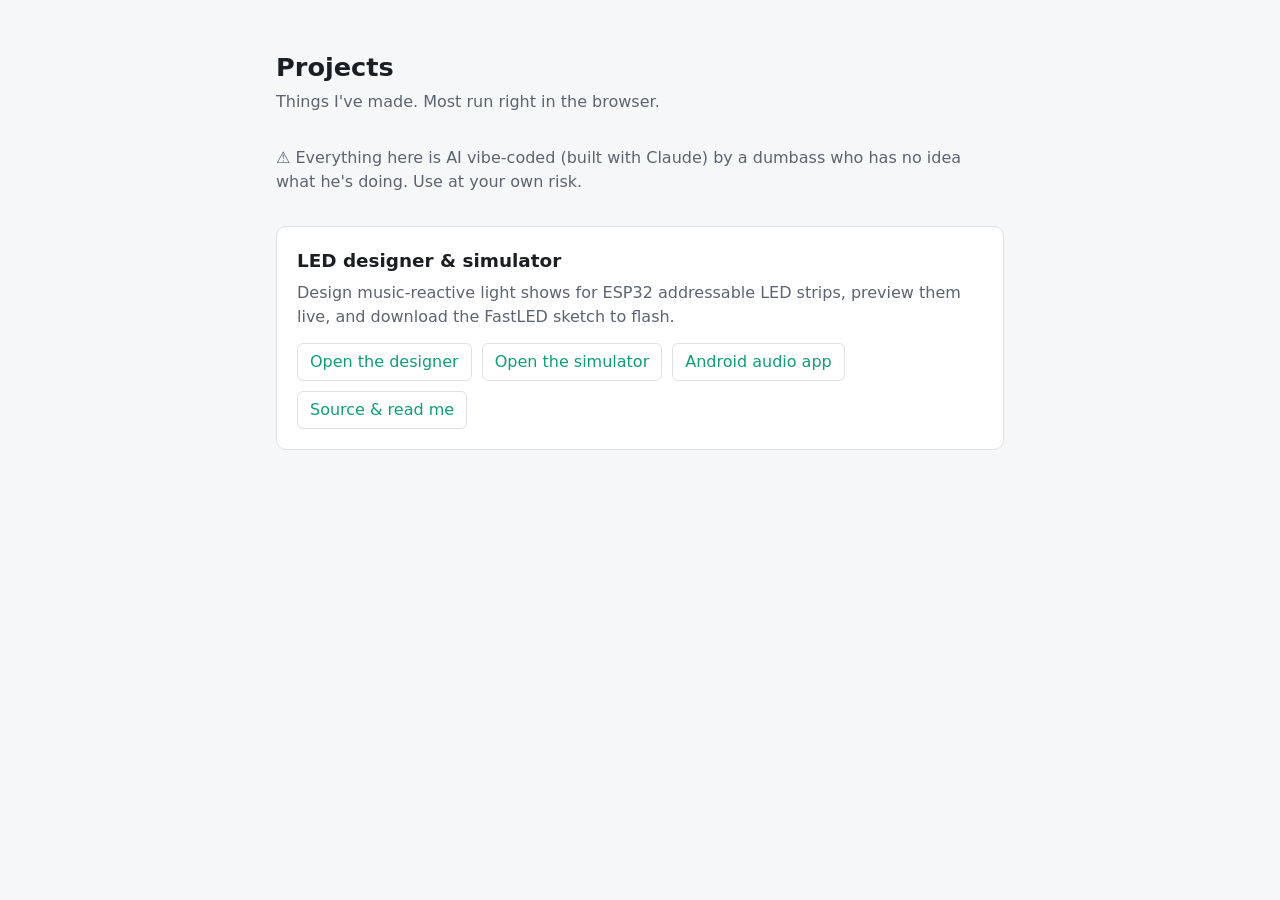
<file: index.html>
<!doctype html>
<html lang="en">
<head>
<meta charset="utf-8">
<meta name="viewport" content="width=device-width, initial-scale=1">
<title>Trolanin's projects</title>
<style>
  :root { --bg: #f6f7f9; --card: #fff; --fg: #1b1f24; --muted: #5b6470; --line: #dde1e6; --accent: #0f9d7a; }
  @media (prefers-color-scheme: dark) { :root { --bg: #0f1216; --card: #171b21; --fg: #e6e9ed; --muted: #9aa3ad; --line: #2a3038; --accent: #3ddc97; } }
  * { box-sizing: border-box; }
  body { margin: 0; background: var(--bg); color: var(--fg); font: 16px/1.5 system-ui, sans-serif; }
  main { max-width: 760px; margin: 0 auto; padding: 48px 16px; }
  h1 { font-size: 1.6rem; margin: 0 0 4px; }
  .sub { color: var(--muted); margin: 0 0 32px; }
  .card { background: var(--card); border: 1px solid var(--line); border-radius: 10px; padding: 20px; margin-bottom: 16px; }
  .card h2 { font-size: 1.15rem; margin: 0 0 6px; }
  .card p { margin: 0 0 14px; color: var(--muted); }
  .links { display: flex; flex-wrap: wrap; gap: 10px; }
  .links a { color: var(--accent); text-decoration: none; border: 1px solid var(--line); border-radius: 6px; padding: 6px 12px; }
  .links a:hover { border-color: var(--accent); }
</style>
</head>
<body>
<main>
  <h1>Projects</h1>
  <p class="sub">Things I've made. Most run right in the browser.</p>
  <p class="sub">⚠️ Everything here is AI vibe-coded (built with Claude) by a dumbass who has no idea what he's doing. Use at your own risk.</p>

  <section class="card">
    <h2>LED designer &amp; simulator</h2>
    <p>Design music-reactive light shows for ESP32 addressable LED strips, preview them live, and download the FastLED sketch to flash.</p>
    <div class="links">
      <a href="led-sim/designer.html">Open the designer</a>
      <a href="led-sim/">Open the simulator</a>
      <a href="led-sim/android.html">Android audio app</a>
      <a href="https://github.com/Trolanin/trolanin.github.io/tree/main/led-sim">Source &amp; read me</a>
    </div>
  </section>
</main>
</body>
</html>
</file>
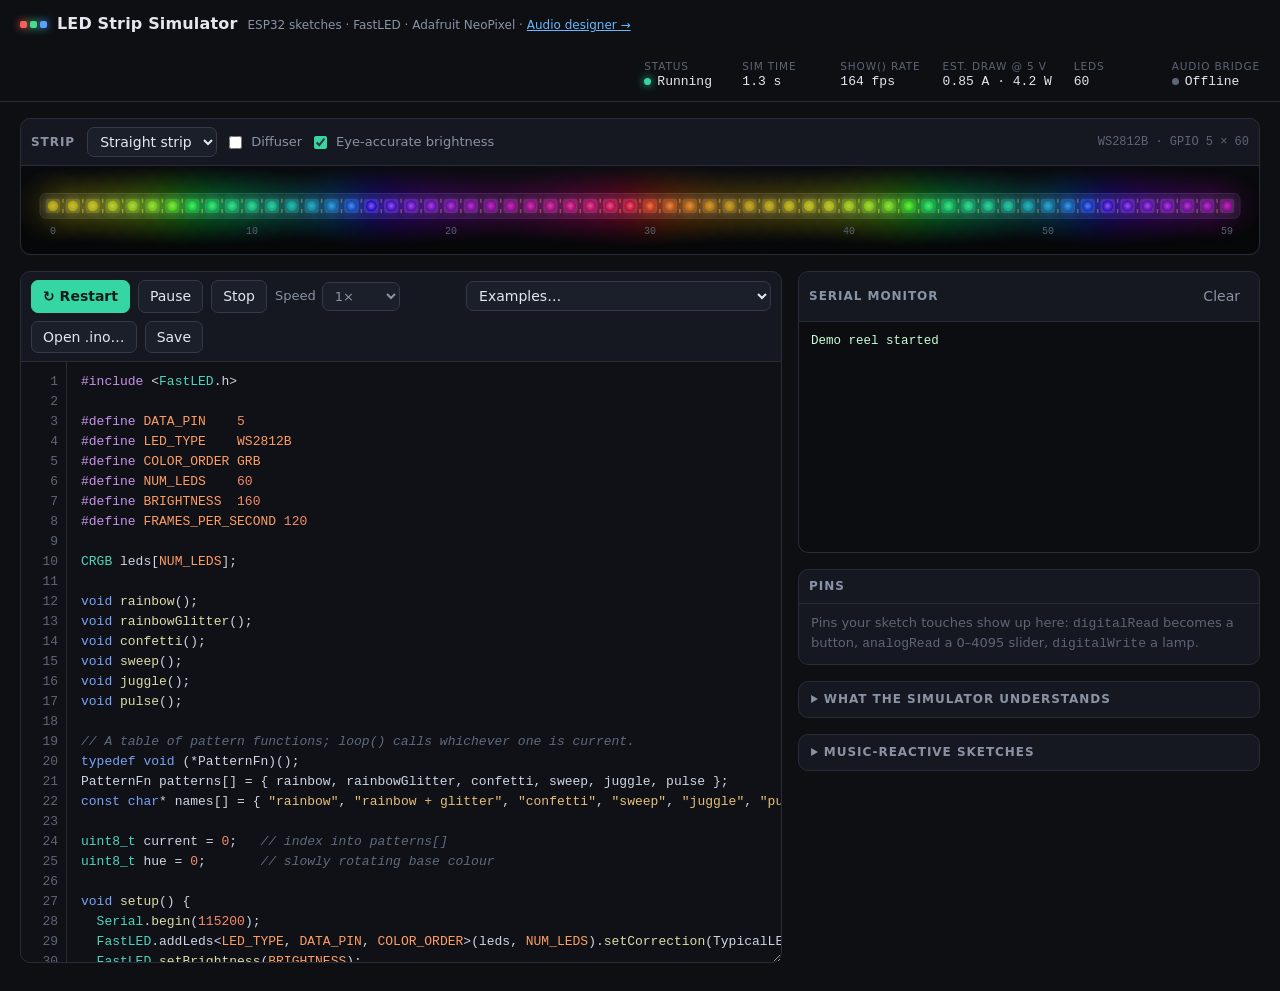
<file: led-sim/index.html>
<!doctype html>
<html lang="en">
<head>
<meta charset="utf-8">
<meta name="viewport" content="width=device-width, initial-scale=1">
<title>LED Strip Simulator</title>
<style>
  :root {
    --bg: #0d0f13; --panel: #151820; --panel-2: #1b1f29; --line: #272c38; --line-2: #343a49;
    --text: #e4e7ee; --muted: #8a93a6; --faint: #5d6576;
    --accent: #35d6a4; --accent-ink: #062018; --warn: #ffb454; --err: #ff6b6b; --info: #6cb6ff;
    --mono: "Cascadia Code", "Cascadia Mono", Consolas, "SF Mono", Menlo, monospace;
    --sans: "Segoe UI Variable Text", "Segoe UI", system-ui, -apple-system, sans-serif;
    --lh: 20px;
  }
  * { box-sizing: border-box; }
  html, body { margin: 0; background: var(--bg); color: var(--text); font: 14px/1.45 var(--sans); }
  body { min-height: 100vh; }
  button, select, input { font: inherit; color: inherit; }
  h1, h2 { margin: 0; font-weight: 600; }

  .top { display: flex; align-items: center; gap: 24px; flex-wrap: wrap; padding: 12px 20px; border-bottom: 1px solid var(--line); }
  .brand { display: flex; align-items: baseline; gap: 10px; }
  .brand h1 { font-size: 16px; letter-spacing: .01em; }
  .brand .sub { color: var(--muted); font-size: 12px; }
  .pips { display: inline-flex; gap: 3px; transform: translateY(-1px); }
  .pips i { width: 7px; height: 7px; border-radius: 2px; }
  .pips i:nth-child(1) { background: #ff5a5a; box-shadow: 0 0 8px #ff5a5a; }
  .pips i:nth-child(2) { background: #46e08b; box-shadow: 0 0 8px #46e08b; }
  .pips i:nth-child(3) { background: #5aa2ff; box-shadow: 0 0 8px #5aa2ff; }
  .stats { display: flex; gap: 22px; margin-left: auto; flex-wrap: wrap; }
  .stat { display: flex; flex-direction: column; min-width: 76px; }
  .stat .k { color: var(--faint); font-size: 10.5px; text-transform: uppercase; letter-spacing: .08em; }
  .stat .v { font: 13px var(--mono); font-variant-numeric: tabular-nums; white-space: nowrap; }
  .state { display: inline-flex; align-items: center; gap: 6px; }
  .state::before { content: ""; width: 7px; height: 7px; border-radius: 50%; background: var(--faint); }
  .state[data-s="running"]::before { background: var(--accent); box-shadow: 0 0 8px var(--accent); }
  .state[data-s="paused"]::before, .state[data-s="busy"]::before { background: var(--warn); }
  .state[data-s="error"]::before { background: var(--err); }

  body.embed { min-height: 0; }
  body.embed .brand, body.embed .cols, body.embed #st-audio-wrap, body.embed #layout, body.embed #matrix-opts { display: none; }
  body.embed .top { padding: 3px 12px; gap: 12px; }
  body.embed .stats { margin-left: 0; gap: 18px; }
  body.embed .stat { flex-direction: row; gap: 6px; align-items: baseline; min-width: 0; }
  body.embed main { padding: 0; }
  body.embed .card { border: 0; border-radius: 0; }
  body.embed .card > .bar { display: none; }
  body.embed .canvas-wrap { border-radius: 0; }
  main { padding: 16px 20px 28px; display: grid; gap: 16px; max-width: 1640px; margin: 0 auto; }
  .card { background: var(--panel); border: 1px solid var(--line); border-radius: 10px; min-width: 0; }
  .bar { display: flex; align-items: center; gap: 8px; flex-wrap: wrap; padding: 8px 10px; border-bottom: 1px solid var(--line); }
  .bar h2 { font-size: 12px; text-transform: uppercase; letter-spacing: .08em; color: var(--muted); margin-right: 4px; }
  .spacer { flex: 1; }
  .btn { background: var(--panel-2); border: 1px solid var(--line-2); border-radius: 7px; padding: 5px 11px; cursor: pointer; white-space: nowrap; }
  .btn:hover { border-color: #4a5266; background: #212633; }
  .btn:disabled { opacity: .45; cursor: default; }
  .btn.primary { background: var(--accent); border-color: var(--accent); color: var(--accent-ink); font-weight: 600; }
  .btn.primary:hover { filter: brightness(1.08); }
  .btn.ghost { background: transparent; border-color: transparent; color: var(--muted); padding: 5px 8px; }
  .btn.ghost:hover { color: var(--text); background: var(--panel-2); }
  :focus-visible { outline: 2px solid var(--info); outline-offset: 1px; }
  select, input[type="number"] { background: var(--panel-2); border: 1px solid var(--line-2); border-radius: 7px; padding: 5px 8px; }
  input[type="number"] { width: 62px; }
  label.opt { display: inline-flex; align-items: center; gap: 6px; color: var(--muted); font-size: 13px; white-space: nowrap; }
  label.opt input { accent-color: var(--accent); }
  .seg { display: inline-flex; border: 1px solid var(--line-2); border-radius: 7px; overflow: hidden; }
  .seg button { background: transparent; border: 0; padding: 5px 12px; cursor: pointer; color: var(--muted); }
  .seg button + button { border-left: 1px solid var(--line-2); }
  .seg button[aria-pressed="true"] { background: var(--panel-2); color: var(--text); }

  /* stage */
  .canvas-wrap { position: relative; background: radial-gradient(120% 140% at 50% 0%, #0c0d11 0%, #060709 70%); border-radius: 0 0 10px 10px; overflow: hidden; }
  #leds { display: block; width: 100%; }
  #tip { position: absolute; pointer-events: none; background: #000c; border: 1px solid var(--line-2); border-radius: 6px; padding: 3px 8px; font: 12px var(--mono); white-space: nowrap; transform: translate(-50%, -135%); display: none; }
  #tip i { display: inline-block; width: 9px; height: 9px; border-radius: 2px; margin-right: 6px; vertical-align: -1px; border: 1px solid #fff3; }
  .strips { color: var(--faint); font: 12px var(--mono); }

  /* workspace */
  .cols { display: grid; grid-template-columns: minmax(0, 1.65fr) minmax(300px, 1fr); gap: 16px; align-items: start; }
  @media (max-width: 980px) { .cols { grid-template-columns: minmax(0, 1fr); } }
  .side { display: grid; gap: 16px; min-width: 0; }

  #error { display: flex; gap: 10px; align-items: baseline; padding: 8px 12px; background: #3a1c1f; border-bottom: 1px solid #5c2a2e; color: #ffd0d0; font-size: 13px; cursor: pointer; }
  #error[hidden] { display: none; }
  #error b { font: 600 12px var(--mono); color: var(--err); white-space: nowrap; }

  .editor { display: flex; height: 600px; min-height: 220px; resize: vertical; overflow: hidden; border-radius: 0 0 10px 10px; background: #0f1116; font: 13px/var(--lh) var(--mono); font-variant-ligatures: none; }
  #gutter { margin: 0; padding: 10px 8px 10px 12px; text-align: right; color: var(--faint); user-select: none; overflow: hidden; min-width: 46px; border-right: 1px solid var(--line); font: inherit; }
  .code-wrap { position: relative; flex: 1; min-width: 0; }
  #hl, #code { position: absolute; inset: 0; margin: 0; padding: 10px 14px; border: 0; font: inherit; white-space: pre; tab-size: 2; overflow: auto; letter-spacing: 0; }
  #hl { pointer-events: none; overflow: hidden; color: #cfd5e2; }
  #code { resize: none; background: transparent; color: transparent; caret-color: #fff; outline: none; }
  #code::selection { background: #3b6fd055; }
  #errline { position: absolute; left: 0; right: 0; height: var(--lh); background: #ff6b6b22; border-left: 3px solid var(--err); pointer-events: none; display: none; }
  .tk-c { color: #5f6b7d; font-style: italic; } .tk-s { color: #e6c07b; } .tk-p { color: #c792ea; } .tk-n { color: #f78c6c; }
  .tk-k { color: #7aa2f7; } .tk-t { color: #4fd6be; } .tk-f { color: #dcdcaa; } .tk-d { color: #ff9e64; }

  #serial { margin: 0; padding: 10px 12px; height: 230px; overflow: auto; font: 12.5px/1.5 var(--mono); white-space: pre-wrap; word-break: break-word; color: #c8ffd9; background: #0b0d10; border-radius: 0 0 10px 10px; }
  #serial:empty::before { content: "Serial.print() output appears here."; color: var(--faint); font-family: var(--sans); }

  #inputs { padding: 10px 12px; display: grid; gap: 10px; }
  .empty { color: var(--faint); font-size: 13px; }
  .pin { display: grid; grid-template-columns: 74px 1fr auto; gap: 10px; align-items: center; }
  .pin .name { font: 12.5px var(--mono); }
  .pin .hint { color: var(--faint); font-size: 12px; }
  .pin .val { font: 12.5px var(--mono); min-width: 44px; text-align: right; font-variant-numeric: tabular-nums; }
  .pin input[type="range"] { width: 100%; accent-color: var(--accent); }
  .pin .press { justify-self: start; user-select: none; touch-action: none; }
  .pin .press.down { background: var(--accent); color: var(--accent-ink); border-color: var(--accent); }
  .lamp { width: 12px; height: 12px; border-radius: 50%; background: #2a2e38; border: 1px solid var(--line-2); justify-self: start; }
  .lamp.on { background: #ffd24a; box-shadow: 0 0 10px #ffd24a; border-color: #ffd24a; }

  details.card summary { cursor: pointer; padding: 9px 12px; font-size: 12px; text-transform: uppercase; letter-spacing: .08em; color: var(--muted); font-weight: 600; }
  details.card .body { padding: 0 14px 12px; color: var(--muted); font-size: 13px; }
  details.card .body p { margin: 8px 0; }
  details.card code { font: 12px var(--mono); color: #b9c3d6; background: var(--panel-2); padding: 1px 5px; border-radius: 4px; }
  .drop main { outline: 2px dashed var(--accent); outline-offset: -8px; }

  /* ---------- touch screens: bigger targets ---------- */
  @media (pointer: coarse) {
    .btn { padding: 8px 13px; }
    select, input[type="number"] { padding: 7px 9px; }
    label.opt input[type="checkbox"] { width: 20px; height: 20px; }
    .pin input[type="range"] { height: 28px; }
  }

  /* ---------- phones ---------- */
  @media (max-width: 640px) {
    .top { padding: 10px 12px; gap: 8px 16px; }
    .brand { flex-wrap: wrap; row-gap: 2px; }
    .stats { margin-left: 0; gap: 8px 16px; }
    .stat { min-width: 0; }
    main { padding: 10px 10px 24px; gap: 12px; }
    .cols, .side { gap: 12px; }
    .editor { height: 380px; }
    #gutter { min-width: 34px; padding-left: 6px; }
    #serial { height: 180px; }
    /* Embedded in the designer: keep the status line to one row. */
    body.embed .top { padding: 3px 10px; }
    body.embed .stats { gap: 2px 14px; }
    body.embed .stat:nth-child(n+4) { display: none; }
    body.embed .stat .k { font-size: 9.5px; }
    body.embed .stat .v { font-size: 12px; }
  }
</style>
</head>
<body>
<header class="top">
  <div class="brand">
    <span class="pips" aria-hidden="true"><i></i><i></i><i></i></span>
    <h1>LED Strip Simulator</h1>
    <span class="sub">ESP32 sketches · FastLED · Adafruit NeoPixel · <a href="designer.html" style="color: var(--info)">Audio designer →</a></span>
  </div>
  <div class="stats">
    <div class="stat"><span class="k">Status</span><span class="v state" id="st-state" data-s="idle">Idle</span></div>
    <div class="stat"><span class="k">Sim time</span><span class="v" id="st-time">0.0 s</span></div>
    <div class="stat"><span class="k">show() rate</span><span class="v" id="st-fps">–</span></div>
    <div class="stat"><span class="k">Est. draw @ 5 V</span><span class="v" id="st-power">–</span></div>
    <div class="stat"><span class="k">LEDs</span><span class="v" id="st-leds">60</span></div>
    <div class="stat" id="st-audio-wrap"><span class="k">Audio bridge</span><span class="v state" id="st-audio" data-s="idle" title="led-audio.exe on ws://localhost:8000 feeds Serial input">Offline</span></div>
  </div>
</header>

<main>
  <section class="card">
    <div class="bar">
      <h2>Strip</h2>
      <select id="layout" aria-label="LED layout shape">
        <option value="strip">Straight strip</option>
        <option value="ring">Circle</option>
        <option value="square">Square</option>
        <option value="triangle">Triangle</option>
        <option value="hexagon">Hexagon</option>
        <option value="star">Star</option>
        <option value="heart">Heart</option>
        <option value="matrix">Matrix (grid)</option>
      </select>
      <span id="matrix-opts" hidden>
        <label class="opt">Columns <input type="number" id="cols" min="1" max="120" value="10"></label>
        <label class="opt"><input type="checkbox" id="serp" checked> Serpentine</label>
      </span>
      <label class="opt"><input type="checkbox" id="diffuse"> Diffuser</label>
      <label class="opt" title="Real LEDs look much brighter at low values than a monitor shows. On = compensate so dim values look like they do on a strip."><input type="checkbox" id="gamma" checked> Eye-accurate brightness</label>
      <span class="spacer"></span>
      <span class="strips" id="strips"></span>
    </div>
    <div class="canvas-wrap" id="wrap">
      <canvas id="leds"></canvas>
      <div id="tip"></div>
    </div>
  </section>

  <div class="cols">
    <section class="card">
      <div class="bar">
        <button class="btn primary" id="run" title="Compile and run (Ctrl+Enter)">▶ Run</button>
        <button class="btn" id="pause" disabled>Pause</button>
        <button class="btn" id="stop" disabled>Stop</button>
        <label class="opt">Speed
          <select id="speed">
            <option value="0.1">0.1×</option><option value="0.25">0.25×</option><option value="0.5">0.5×</option>
            <option value="1" selected>1×</option><option value="2">2×</option><option value="4">4×</option><option value="10">10×</option>
          </select>
        </label>
        <span class="spacer"></span>
        <select id="examples" aria-label="Load an example"></select>
        <button class="btn" id="open">Open .ino…</button>
        <button class="btn" id="save">Save</button>
        <input type="file" id="file" accept=".ino,.cpp,.h,.hpp,.c,.txt" hidden>
      </div>
      <div id="error" hidden><b id="error-where"></b><span id="error-msg"></span></div>
      <div class="editor">
        <pre id="gutter" aria-hidden="true"></pre>
        <div class="code-wrap">
          <div id="errline"></div>
          <pre id="hl" aria-hidden="true"></pre>
          <textarea id="code" spellcheck="false" autocomplete="off" autocapitalize="off" wrap="off" aria-label="Sketch source"></textarea>
        </div>
      </div>
    </section>

    <aside class="side">
      <section class="card">
        <div class="bar"><h2>Serial monitor</h2><span class="spacer"></span><button class="btn ghost" id="serial-clear">Clear</button></div>
        <pre id="serial"></pre>
      </section>
      <section class="card">
        <div class="bar"><h2>Pins</h2></div>
        <div id="inputs"><div class="empty">Pins your sketch touches show up here: <code>digitalRead</code> becomes a button, <code>analogRead</code> a 0–4095 slider, <code>digitalWrite</code> a lamp.</div></div>
      </section>
      <details class="card">
        <summary>What the simulator understands</summary>
        <div class="body">
          <p>Paste a normal Arduino sketch. It is translated to JavaScript and run against a virtual clock, so <code>delay()</code>, <code>millis()</code> and <code>EVERY_N_MILLISECONDS</code> keep real timing, and <code>show()</code> costs what a WS2812 costs (30&nbsp;µs per pixel).</p>
          <p><b>C++:</b> functions, overloads, default arguments, structs and classes with constructors and methods, enums, typedefs, function-pointer tables, arrays, <code>static</code> locals, <code>#define</code> / <code>#if</code>, integer division, and <code>uint8_t</code>-style wraparound. Not supported: templates, lambdas, <code>goto</code>, raw pointer tricks beyond <code>leds + n</code> and <code>&amp;leds[n]</code>, and Arduino <code>String</code> methods.</p>
          <p><b>FastLED:</b> <code>CRGB</code> / <code>CHSV</code> and their operators, named colours, <code>fill_*</code>, <code>fadeToBlackBy</code>, <code>blur1d</code>, <code>beatsin*</code>, <code>sin8</code> family, <code>random8/16</code>, <code>inoise8</code>, palettes and gradient palettes, <code>CRGBArray</code> ranges, brightness and power limiting.</p>
          <p><b>NeoPixel:</b> <code>setPixelColor</code>, <code>Color</code>, <code>ColorHSV</code>, <code>gamma32</code>, <code>fill</code>, <code>rainbow</code>, RGBW types.</p>
          <p><b>Not simulated:</b> WiFi, Bluetooth, I²C/SPI devices, files, FreeRTOS tasks. A sketch that needs them stops with a message naming what was missing. Colour correction and dithering are accepted but ignored.</p>
          <p>Current is an estimate (20&nbsp;mA per channel at full, 1&nbsp;mA idle per pixel) — good for sizing a supply, not a measurement.</p>
        </div>
      </details>
      <details class="card">
        <summary>Music-reactive sketches</summary>
        <div class="body">
          <p>Run <code>led-audio.exe</code> (in this folder). It captures whatever Windows is playing — no microphone, no virtual cable — and sends a 19-byte frame every 10&nbsp;ms. "Audio bridge" in the header turns green when it's connected.</p>
          <p>The frames arrive on <code>Serial</code>, exactly as they would on a real ESP32, so the same sketch runs on both: <code>0xFF</code>, level, beat counter, then 16 bands from bass to treble, each 0–254. Start from the "Audio spectrum" example.</p>
          <p>Real board: close the Arduino serial monitor, then run <code>led-audio.exe --port COM5</code> (your port; <code>--baud</code> defaults to 115200, matching <code>Serial.begin(115200)</code>). The sim and the board can run at the same time.</p>
          <p>The serial receive buffer is 256 bytes, as on the ESP32: a sketch that blocks for more than ~130&nbsp;ms between reads drops frames here too.</p>
        </div>
      </details>
    </aside>
  </div>
</main>

<script src="transpiler.js"></script>
<script src="runtime.js"></script>
<script src="examples.js"></script>
<script src="app.js"></script>
</body>
</html>
</file>
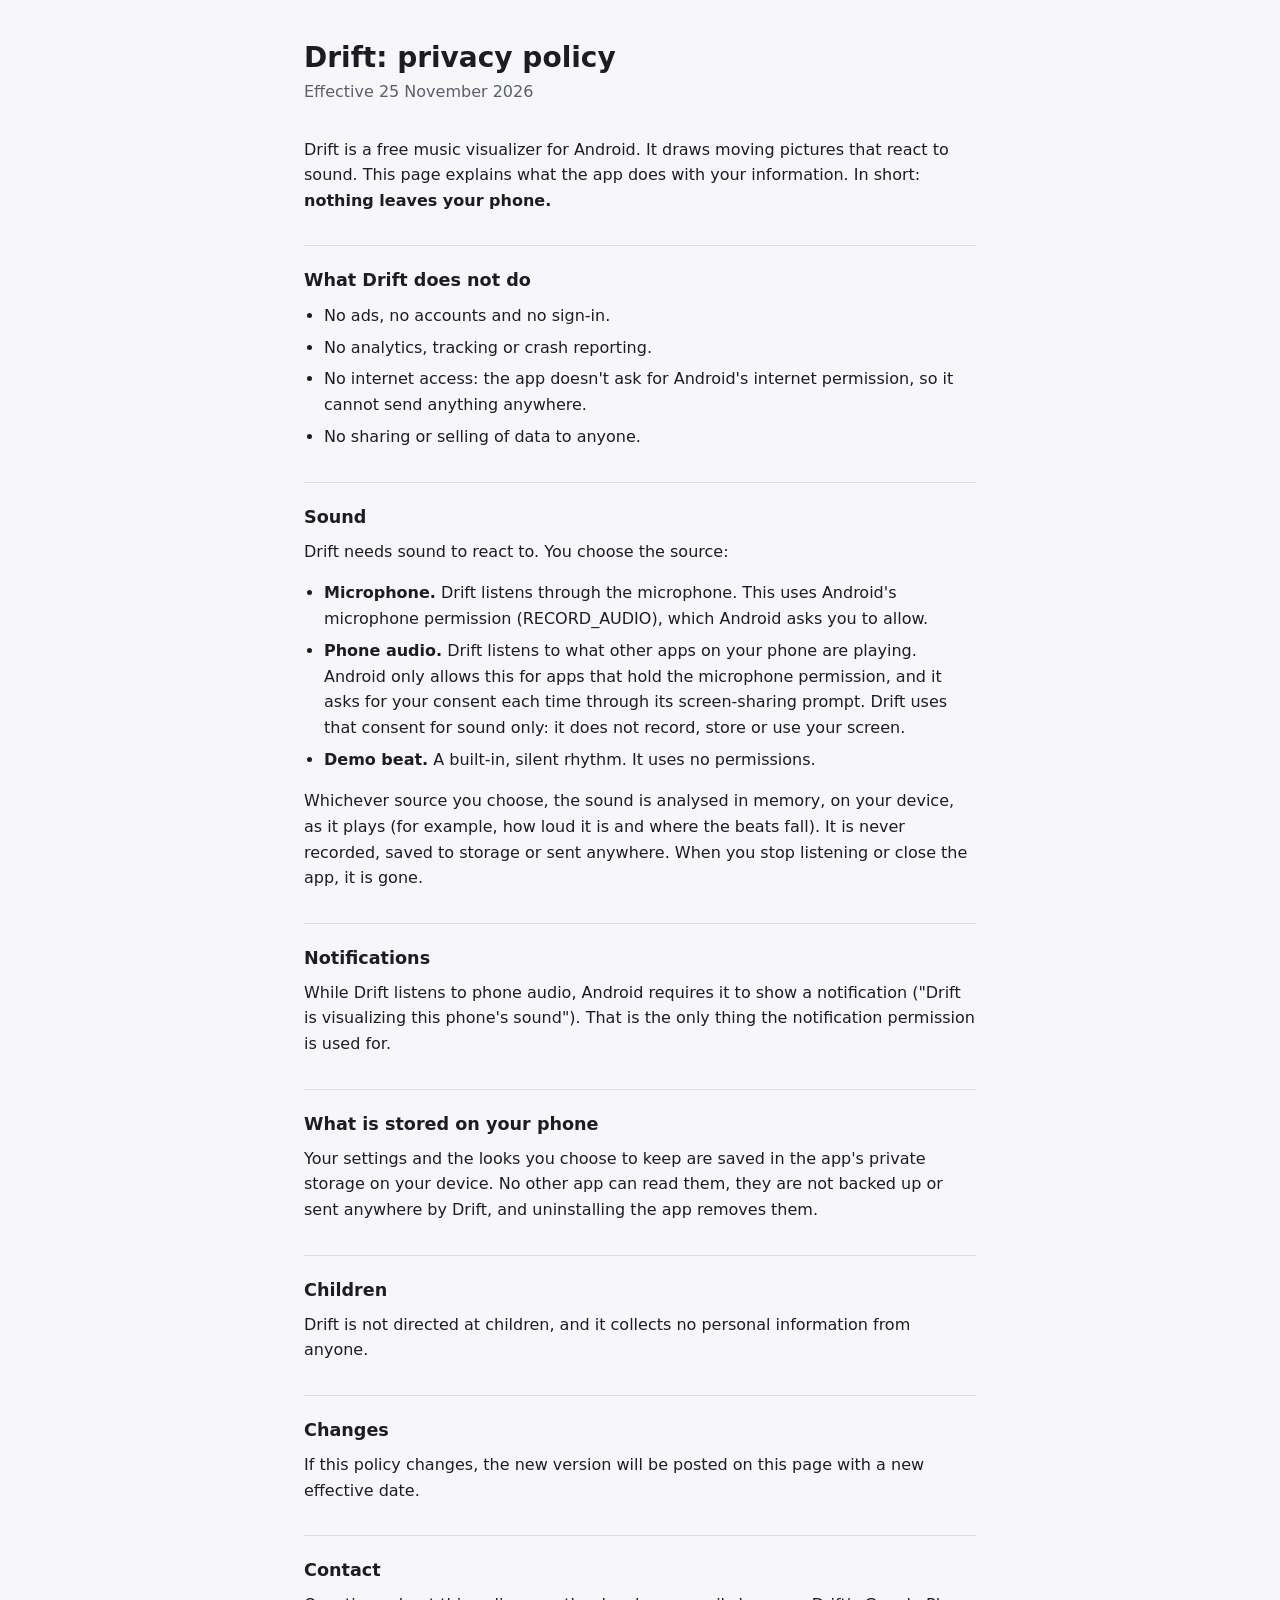
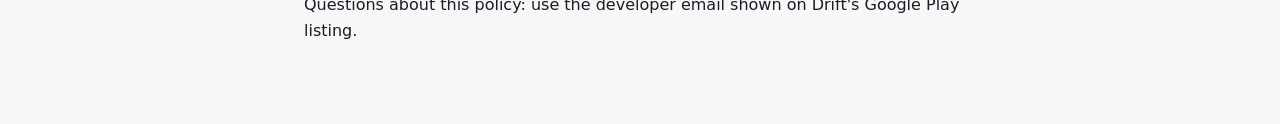
<file: drift/privacy.html>
<!doctype html>
<html lang="en">
<head>
<meta charset="utf-8">
<meta name="viewport" content="width=device-width, initial-scale=1">
<title>Drift: privacy policy</title>
<meta name="description" content="Privacy policy for Drift, the music visualizer for Android.">
<style>
  :root {
    --bg: #f7f7f9;
    --text: #1c1d21;
    --muted: #5a5f6b;
    --rule: #dcdde3;
    --accent: #5b45d6;
    color-scheme: light dark;
  }
  @media (prefers-color-scheme: dark) {
    :root {
      --bg: #18191c;
      --text: #e5e7ec;
      --muted: #9298a3;
      --rule: #34363d;
      --accent: #b2a6ff;
    }
  }
  * { box-sizing: border-box; }
  html { -webkit-text-size-adjust: 100%; }
  body {
    margin: 0;
    background: var(--bg);
    color: var(--text);
    font: 16px/1.6 system-ui, -apple-system, "Segoe UI", Roboto, sans-serif;
  }
  main { max-width: 44rem; margin: 0 auto; padding: 2.5rem 16px 4rem; }
  h1 { font-size: 1.75rem; line-height: 1.25; margin: 0 0 .25rem; }
  .date { color: var(--muted); margin: 0 0 2rem; }
  h2 { font-size: 1.1rem; margin: 2rem 0 .5rem; padding-top: 1.25rem; border-top: 1px solid var(--rule); }
  p, ul { margin: 0 0 1rem; }
  ul { padding-left: 1.25rem; }
  li { margin-bottom: .4rem; }
  a { color: var(--accent); }
  strong { font-weight: 600; }
</style>
</head>
<body>
<main>
  <h1>Drift: privacy policy</h1>
  <p class="date">Effective 25 November 2026</p>

  <p>Drift is a free music visualizer for Android. It draws moving pictures that react to sound. This page explains
  what the app does with your information. In short: <strong>nothing leaves your phone.</strong></p>

  <h2>What Drift does not do</h2>
  <ul>
    <li>No ads, no accounts and no sign-in.</li>
    <li>No analytics, tracking or crash reporting.</li>
    <li>No internet access: the app doesn't ask for Android's internet permission, so it cannot send anything
      anywhere.</li>
    <li>No sharing or selling of data to anyone.</li>
  </ul>

  <h2>Sound</h2>
  <p>Drift needs sound to react to. You choose the source:</p>
  <ul>
    <li><strong>Microphone.</strong> Drift listens through the microphone. This uses Android's microphone
      permission (RECORD_AUDIO), which Android asks you to allow.</li>
    <li><strong>Phone audio.</strong> Drift listens to what other apps on your phone are playing. Android only
      allows this for apps that hold the microphone permission, and it asks for your consent each time through its
      screen-sharing prompt. Drift uses that consent for sound only: it does not record, store or use your
      screen.</li>
    <li><strong>Demo beat.</strong> A built-in, silent rhythm. It uses no permissions.</li>
  </ul>
  <p>Whichever source you choose, the sound is analysed in memory, on your device, as it plays (for example, how
  loud it is and where the beats fall). It is never recorded, saved to storage or sent anywhere. When you stop
  listening or close the app, it is gone.</p>

  <h2>Notifications</h2>
  <p>While Drift listens to phone audio, Android requires it to show a notification ("Drift is visualizing this phone's sound"). That is
  the only thing the notification permission is used for.</p>

  <h2>What is stored on your phone</h2>
  <p>Your settings and the looks you choose to keep are saved in the app's private storage on your device. No other
  app can read them, they are not backed up or sent anywhere by Drift, and uninstalling the app removes them.</p>

  <h2>Children</h2>
  <p>Drift is not directed at children, and it collects no personal information from anyone.</p>

  <h2>Changes</h2>
  <p>If this policy changes, the new version will be posted on this page with a new effective date.</p>

  <h2>Contact</h2>
  <p>Questions about this policy: use the developer email shown on Drift's Google Play listing.</p>
</main>
</body>
</html>
</file>
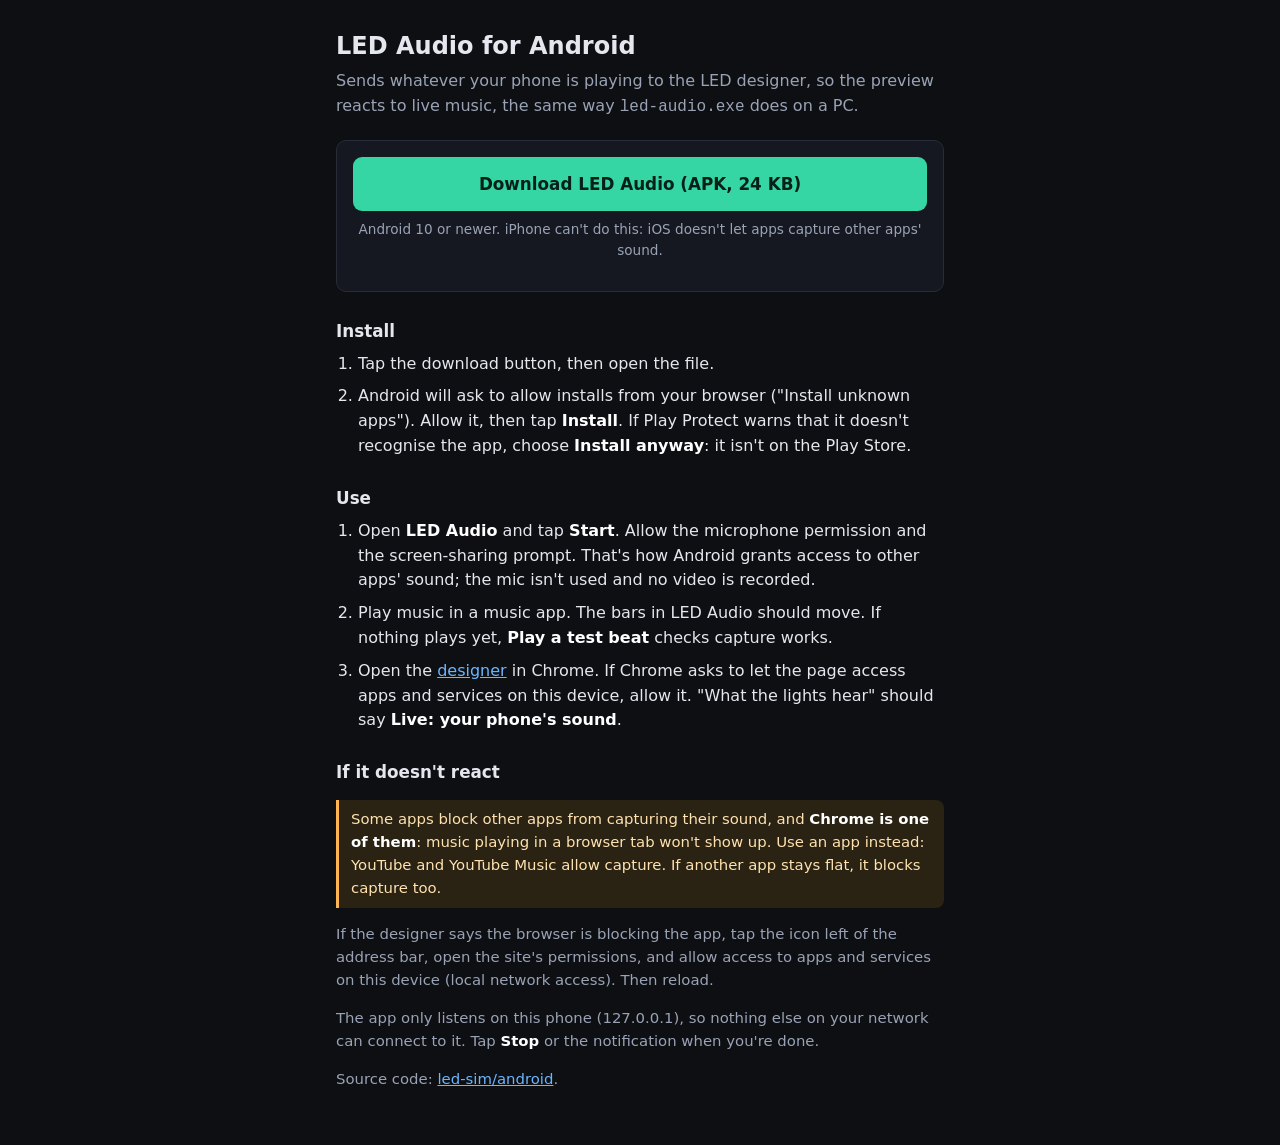
<file: led-sim/android.html>
<!doctype html>
<html lang="en">
<head>
<meta charset="utf-8">
<meta name="viewport" content="width=device-width, initial-scale=1">
<title>LED Audio for Android</title>
<style>
  :root {
    --bg: #0d0f13; --panel: #151820; --line: #272c38; --line-2: #343a49;
    --text: #e4e7ee; --muted: #9aa3b5; --accent: #35d6a4; --accent-ink: #062018; --warn: #ffb454; --info: #6cb6ff;
    --sans: "Segoe UI Variable Text", "Segoe UI", system-ui, -apple-system, sans-serif;
  }
  * { box-sizing: border-box; }
  body { margin: 0; background: var(--bg); color: var(--text); font: 16px/1.55 var(--sans); }
  main { max-width: 640px; margin: 0 auto; padding: 28px 16px 40px; }
  h1 { font-size: 1.5rem; margin: 0 0 4px; }
  h2 { font-size: 1.05rem; margin: 26px 0 8px; }
  .sub { color: var(--muted); margin: 0 0 20px; }
  .card { background: var(--panel); border: 1px solid var(--line); border-radius: 10px; padding: 16px; }
  .dl { display: block; text-align: center; background: var(--accent); color: var(--accent-ink); font-weight: 600; text-decoration: none; padding: 14px; border-radius: 9px; font-size: 1.05rem; }
  .meta { color: var(--muted); font-size: 0.85rem; text-align: center; margin-top: 8px; }
  ol { padding-left: 22px; margin: 0; }
  li { margin: 8px 0; }
  .note { color: var(--muted); font-size: 0.93rem; }
  .warn { border-left: 3px solid var(--warn); padding: 8px 12px; background: #2a2212; border-radius: 0 8px 8px 0; color: #ffe2b0; font-size: 0.93rem; }
  a { color: var(--info); }
  b { color: #fff; }
</style>
</head>
<body>
<main>
  <h1>LED Audio for Android</h1>
  <p class="sub">Sends whatever your phone is playing to the LED designer, so the preview reacts to live music, the same way <code>led-audio.exe</code> does on a PC.</p>

  <div class="card">
    <a class="dl" href="led-audio.apk" download>Download LED Audio (APK, 24 KB)</a>
    <p class="meta">Android 10 or newer. iPhone can't do this: iOS doesn't let apps capture other apps' sound.</p>
  </div>

  <h2>Install</h2>
  <ol>
    <li>Tap the download button, then open the file.</li>
    <li>Android will ask to allow installs from your browser ("Install unknown apps"). Allow it, then tap <b>Install</b>. If Play Protect warns that it doesn't recognise the app, choose <b>Install anyway</b>: it isn't on the Play Store.</li>
  </ol>

  <h2>Use</h2>
  <ol>
    <li>Open <b>LED Audio</b> and tap <b>Start</b>. Allow the microphone permission and the screen-sharing prompt. That's how Android grants access to other apps' sound; the mic isn't used and no video is recorded.</li>
    <li>Play music in a music app. The bars in LED Audio should move. If nothing plays yet, <b>Play a test beat</b> checks capture works.</li>
    <li>Open the <a href="designer.html">designer</a> in Chrome. If Chrome asks to let the page access apps and services on this device, allow it. "What the lights hear" should say <b>Live: your phone's sound</b>.</li>
  </ol>

  <h2>If it doesn't react</h2>
  <p class="warn">Some apps block other apps from capturing their sound, and <b>Chrome is one of them</b>: music playing in a browser tab won't show up. Use an app instead: YouTube and YouTube Music allow capture. If another app stays flat, it blocks capture too.</p>
  <p class="note">If the designer says the browser is blocking the app, tap the icon left of the address bar, open the site's permissions, and allow access to apps and services on this device (local network access). Then reload.</p>
  <p class="note">The app only listens on this phone (127.0.0.1), so nothing else on your network can connect to it. Tap <b>Stop</b> or the notification when you're done.</p>
  <p class="note">Source code: <a href="https://github.com/Trolanin/trolanin.github.io/tree/main/led-sim/android">led-sim/android</a>.</p>
</main>
</body>
</html>
</file>
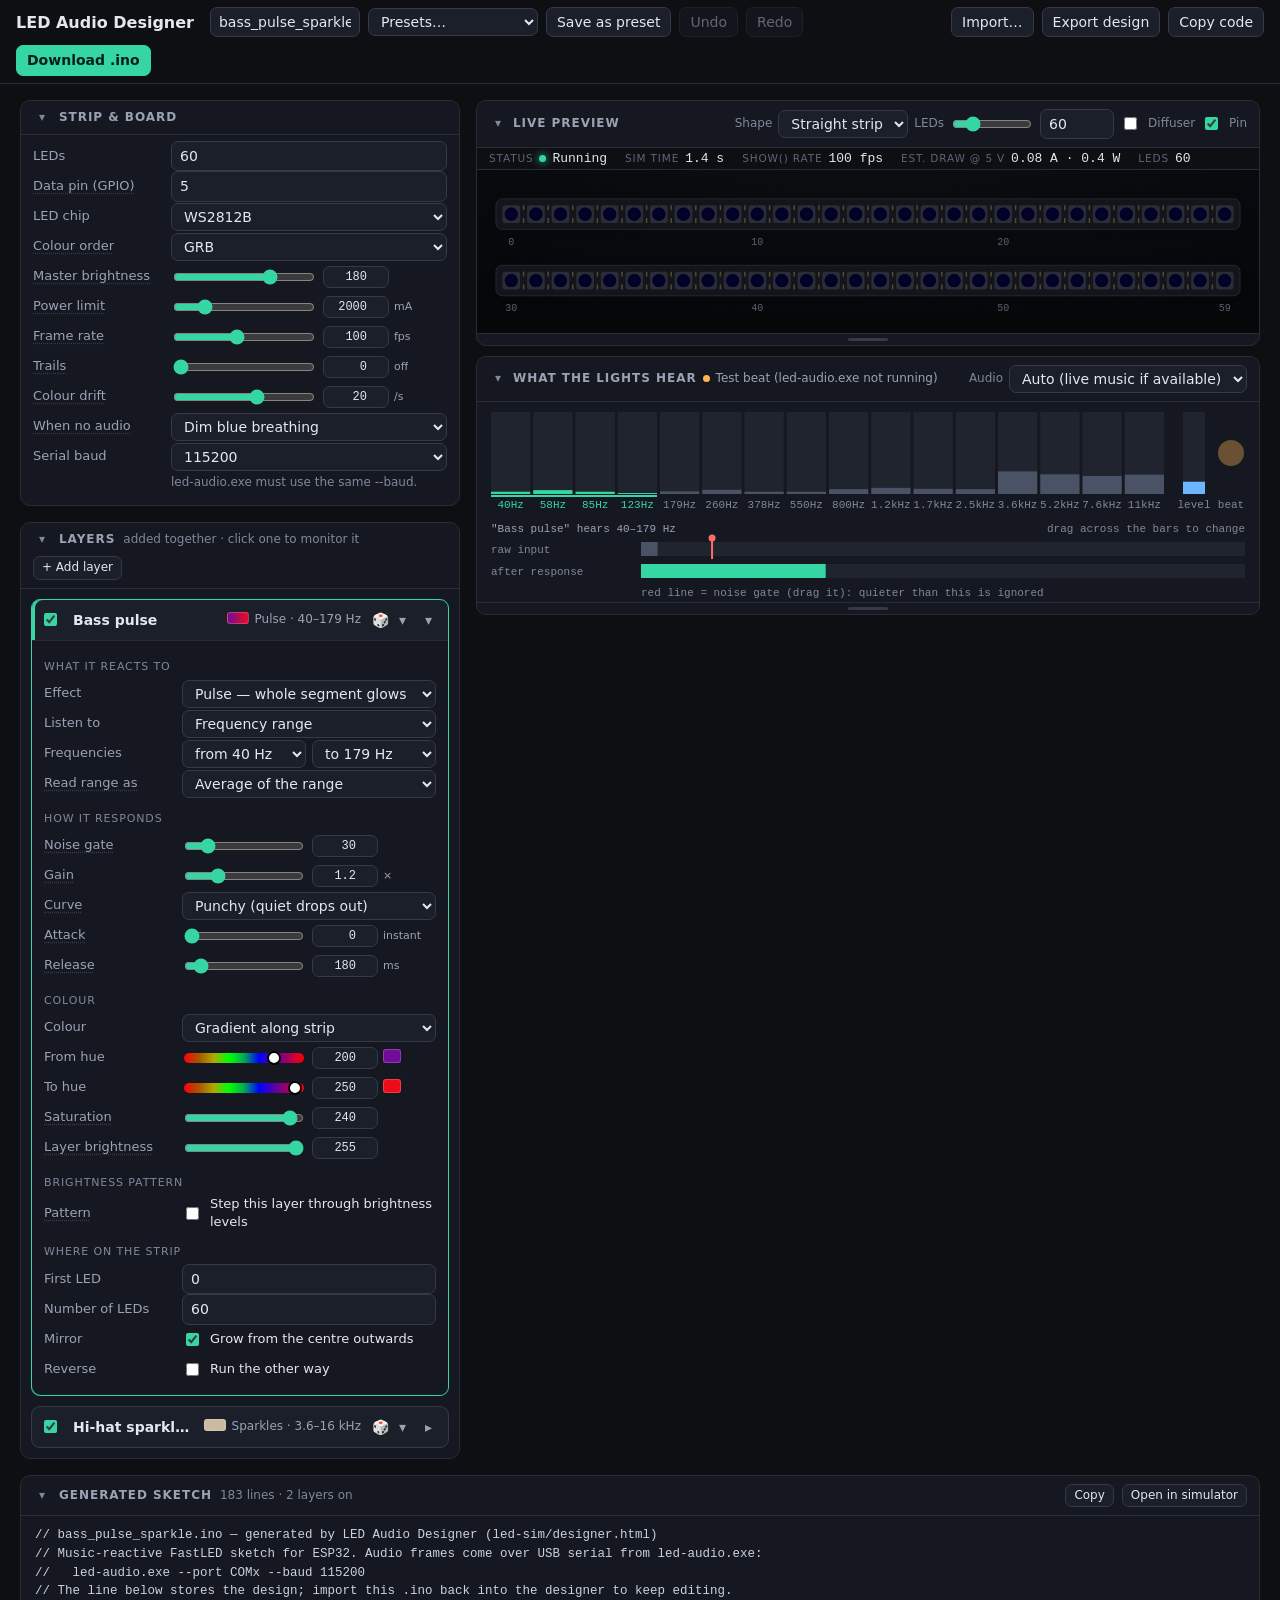
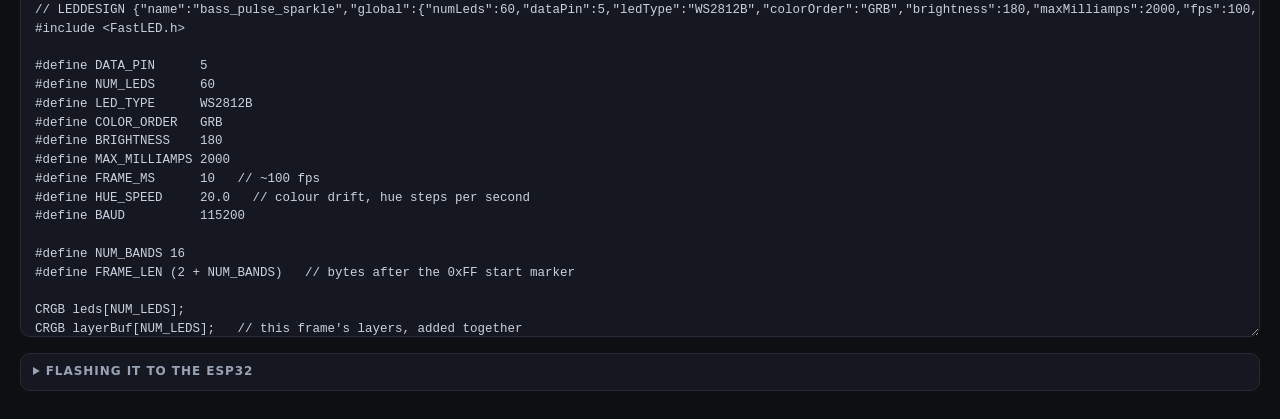
<file: led-sim/designer.html>
<!doctype html>
<html lang="en">
<head>
<meta charset="utf-8">
<meta name="viewport" content="width=device-width, initial-scale=1">
<title>LED Audio Designer</title>
<style>
  :root {
    --bg: #0d0f13; --panel: #151820; --panel-2: #1b1f29; --line: #272c38; --line-2: #343a49;
    --text: #e4e7ee; --muted: #9aa3b5; --faint: #7f889b;
    --accent: #35d6a4; --accent-ink: #062018; --warn: #ffb454; --err: #ff6b6b; --info: #6cb6ff;
    --mono: "Cascadia Code", "Cascadia Mono", Consolas, "SF Mono", Menlo, monospace;
    --sans: "Segoe UI Variable Text", "Segoe UI", system-ui, -apple-system, sans-serif;
  }
  * { box-sizing: border-box; }
  html, body { margin: 0; background: var(--bg); color: var(--text); font: 14px/1.45 var(--sans); }
  button, select, input { font: inherit; color: inherit; }
  h1, h2, h3 { margin: 0; font-weight: 600; }
  a { color: var(--info); }

  .top { display: flex; align-items: center; gap: 12px; flex-wrap: wrap; padding: 10px 20px; border-bottom: 1px solid var(--line); position: sticky; top: 0; background: var(--bg); z-index: 5; }
  .brand { display: flex; align-items: baseline; gap: 10px; margin-right: 8px; }
  .brand h1 { font-size: 16px; }
  .brand .sub { color: var(--muted); font-size: 12px; }
  .spacer { flex: 1; }
  .btn { background: var(--panel-2); border: 1px solid var(--line-2); border-radius: 7px; padding: 5px 11px; cursor: pointer; white-space: nowrap; }
  .btn:hover { border-color: #4a5266; background: #212633; }
  .btn.primary { background: var(--accent); border-color: var(--accent); color: var(--accent-ink); font-weight: 600; }
  .btn.small { padding: 2px 8px; font-size: 12px; }
  .btn.icon { padding: 2px 7px; color: var(--muted); background: transparent; border-color: transparent; }
  .btn.icon:hover { color: var(--text); background: var(--panel-2); }
  .btn:disabled { opacity: .4; cursor: default; pointer-events: none; }
  :focus-visible { outline: 2px solid var(--info); outline-offset: 1px; }
  select, input[type="number"], input[type="text"] { background: var(--panel-2); border: 1px solid var(--line-2); border-radius: 7px; padding: 4px 8px; min-width: 0; }
  input[type="range"] { accent-color: var(--accent); width: 100%; min-width: 0; }
  input[type="checkbox"] { accent-color: var(--accent); }

  main { display: grid; grid-template-columns: minmax(340px, 440px) minmax(0, 1fr); gap: 16px; padding: 16px 20px 28px; max-width: 1700px; margin: 0 auto; align-items: start; }
  @media (max-width: 980px) { main { grid-template-columns: minmax(0, 1fr); padding: 12px 16px; } }
  .col { display: grid; gap: 16px; min-width: 0; }
  .card { background: var(--panel); border: 1px solid var(--line); border-radius: 10px; min-width: 0; }
  .bar { display: flex; align-items: center; gap: 8px; flex-wrap: wrap; padding: 8px 12px; border-bottom: 1px solid var(--line); }
  .bar h2 { font-size: 12px; text-transform: uppercase; letter-spacing: .08em; color: var(--muted); }
  .hint { color: var(--faint); font-size: 12px; }

  /* form rows */
  .form { padding: 6px 12px 10px; }
  .sec { font-size: 11px; text-transform: uppercase; letter-spacing: .08em; color: var(--faint); margin: 12px 0 4px; }
  .row { display: grid; grid-template-columns: 128px minmax(0, 1fr) 124px; gap: 10px; align-items: center; min-height: 30px; }
  .row > label { color: var(--muted); font-size: 13px; }
  .row > label[title] { cursor: help; text-decoration: underline dotted var(--line-2); text-underline-offset: 3px; }
  .palbar { flex: 0 0 72px; height: 16px; border-radius: 4px; border: 1px solid #fff3; }
  .row .val { display: flex; align-items: center; gap: 5px; min-width: 0; }
  input.num { width: 66px; padding: 3px 6px; text-align: right; font: 12px var(--mono); font-variant-numeric: tabular-nums; }
  .unit { color: var(--muted); font-size: 11px; white-space: nowrap; overflow: hidden; text-overflow: ellipsis; min-width: 0; }
  .unit .swatch { margin: 0; width: 18px; height: 14px; }
  .row.block { grid-template-columns: minmax(0, 1fr); gap: 6px; padding: 4px 0; }
  .line { display: flex; gap: 6px; align-items: center; flex-wrap: wrap; min-width: 0; }

  /* palette editor */
  .paled { display: grid; gap: 8px; }
  .pal-sw { display: flex; flex-wrap: wrap; gap: 4px; align-items: center; }
  .pal-chip { width: 24px; height: 24px; padding: 0; border-radius: 5px; border: 1px solid #fff4; cursor: grab; }
  .pal-chip.sel { outline: 2px solid var(--text); outline-offset: 2px; }
  .pal-body { display: flex; gap: 14px; align-items: center; flex-wrap: wrap; }
  .wheel { width: 140px; height: 140px; flex: 0 0 140px; cursor: crosshair; touch-action: none; }
  .pal-side { display: grid; gap: 8px; flex: 1 1 170px; min-width: 0; }
  .pal-side input[type="range"] { flex: 1 1 60px; width: 60px; }
  .hex { width: 90px; font: 12px var(--mono); }

  /* brightness levels */
  .leveled { display: grid; gap: 6px; }
  canvas.levels { display: block; width: 100%; height: 72px; background: #10131a; border-radius: 6px; cursor: ns-resize; touch-action: none; }

  /* mood palettes */
  .moods { display: grid; grid-template-columns: minmax(0, 1fr); gap: 8px; }
  .mood, .mood > * { min-width: 0; }
  .moods .note { margin: 0; }
  .mood { border: 1px solid var(--line-2); border-radius: 8px; padding: 8px; display: grid; gap: 6px; }
  .mood.active { border-color: var(--accent); box-shadow: inset 3px 0 0 var(--accent); }
  .mood-head { display: flex; gap: 6px; align-items: center; }
  .mood-head select { flex: 1; min-width: 0; }
  .cond { display: grid; grid-template-columns: 64px 62px auto 62px minmax(0, 1fr); gap: 6px; align-items: center; font-size: 12px; color: var(--muted); }
  .cond input { width: 62px; padding: 2px 6px; font: 12px var(--mono); }
  .cond .now { color: var(--accent); font: 11px var(--mono); text-align: right; white-space: nowrap; }

  /* randomize */
  .randbox { display: inline-flex; align-items: center; }
  .randbox .btn.icon { padding: 2px 4px; }
  .dice.locked { opacity: .4; }
  .rand-drop { position: absolute; z-index: 20; width: 280px; background: var(--panel-2); border: 1px solid var(--line-2); border-radius: 9px; padding: 10px 12px; box-shadow: 0 10px 30px #000b; display: grid; gap: 6px; font-size: 13px; }
  .rand-drop .rd-row { display: flex; align-items: center; justify-content: space-between; gap: 8px; }
  .rand-drop label { display: flex; gap: 8px; align-items: center; cursor: pointer; }
  .rand-drop label.dis { opacity: .45; cursor: default; }
  .row.wide { grid-template-columns: 128px minmax(0, 1fr); }
  .row .pair { display: flex; gap: 6px; align-items: center; min-width: 0; }
  .row .pair select { flex: 1; }
  .note { color: var(--faint); font-size: 12px; margin: 2px 0 4px 138px; }
  input.hue { -webkit-appearance: none; appearance: none; height: 10px; border-radius: 5px; background: linear-gradient(90deg, #f00 0%, #ab5500 12.5%, #abab00 25%, #0f0 37.5%, #00ab55 50%, #00f 62.5%, #5500ab 75%, #ab0055 87.5%, #f00 100%); }
  input.hue::-webkit-slider-thumb { -webkit-appearance: none; width: 14px; height: 14px; border-radius: 50%; background: #fff; border: 2px solid #000; }
  .swatch { display: inline-block; width: 12px; height: 12px; border-radius: 3px; vertical-align: -1px; margin-right: 6px; border: 1px solid #fff3; }

  /* layers */
  .layers { display: grid; gap: 10px; padding: 10px; }
  .layer { border: 1px solid var(--line-2); border-radius: 9px; background: var(--panel-2); }
  .layer.focus { border-color: var(--accent); box-shadow: inset 3px 0 0 var(--accent); }
  .layer.off .lhead input[type="text"], .layer.off .sum { opacity: .5; }
  .lhead { display: flex; align-items: center; gap: 6px; padding: 5px 8px; cursor: pointer; min-height: 40px; }
  .lhead input[type="text"] { flex: 1 1 60px; width: 60px; background: transparent; border-color: transparent; font-weight: 600; padding: 3px 6px; text-overflow: ellipsis; }
  .lhead input[type="text"]:hover, .lhead input[type="text"]:focus { border-color: var(--line-2); background: var(--panel); }
  .lhead .sum { flex: 0 1 auto; min-width: 0; color: var(--muted); font-size: 12px; white-space: nowrap; overflow: hidden; text-overflow: ellipsis; }
  .lhead .sum .swatch { width: 22px; }
  /* layer actions appear on hover / keyboard focus so the collapsed row has room for its summary */
  .lhead .acts { display: none; align-items: center; gap: 1px; }
  .layer:hover .acts, .layer:focus-within .acts, .layer.solo .acts { display: inline-flex; }
  .layer:hover .sum, .layer:focus-within .sum { display: none; }
  .layer.solo:not(:hover):not(:focus-within) .acts .btn:not(.solo-btn) { display: none; }
  @media (hover: none) { .lhead .acts { display: inline-flex; } .lhead .sum { display: none; } }
  .solo-btn { font-size: 12px; }
  .layer.solo .solo-btn { background: var(--warn); color: #2a1a00; font-weight: 600; }
  .layer .form { border-top: 1px solid var(--line); background: var(--panel); border-radius: 0 0 9px 9px; }
  .empty { color: var(--muted); padding: 14px; text-align: center; }
  .empty-acts { display: flex; gap: 8px; justify-content: center; margin-top: 10px; }

  /* preview */
  #preview { display: block; width: 100%; height: 300px; border: 0; background: #060709; }
  #err { display: flex; gap: 10px; padding: 8px 12px; background: #3a1c1f; border-bottom: 1px solid #5c2a2e; color: #ffd0d0; font-size: 13px; }
  #err[hidden] { display: none; }
  #err b { font: 600 12px var(--mono); color: var(--err); white-space: nowrap; }
  #solo-note { display: flex; align-items: center; gap: 10px; padding: 5px 12px; background: #3a2c12; border-bottom: 1px solid #6b4f1c; color: #ffe2b0; font-size: 13px; }
  #solo-note[hidden] { display: none; }
  #solo-note span { flex: 1; }

  /* audio monitor */
  .pill { display: inline-flex; align-items: center; gap: 6px; font-size: 12px; color: var(--muted); }
  .pill::before { content: ""; width: 7px; height: 7px; border-radius: 50%; background: var(--faint); }
  .pill[data-s="live"]::before { background: var(--accent); box-shadow: 0 0 8px var(--accent); }
  .pill[data-s="test"]::before, .pill[data-s="quiet"]::before { background: var(--warn); }
  .pill[data-s="quiet"] { color: var(--warn); }
  #mon { display: block; width: 100%; height: 200px; touch-action: none; }

  /* Preview + monitor stay pinned under the header while the settings scroll (unless unpinned). */
  .col.right { align-self: stretch; align-content: start; }
  .stick { position: sticky; top: var(--hdr, 53px); z-index: 4; display: grid; gap: 10px; background: var(--bg); padding: 0 0 10px; margin-bottom: -10px; }
  .stick.unpinned { position: static; }
  .inline { display: inline-flex; gap: 8px; align-items: center; }
  .inline[hidden] { display: none; }
  @media (max-width: 980px) {
    /* Narrow: preview and monitor go first, and only the preview stays pinned. Unwrapping the column
       lets the preview stay pinned down the whole page instead of only within its own column. */
    .col.right, .stick { display: contents; }
    .stick > section { order: -1; }
    .stick > section:first-child { position: sticky; top: var(--hdr, 53px); z-index: 4; }
    .stick.unpinned > section:first-child { position: static; }
  }

  /* keep the top bar and preview bar to one line on laptop widths */
  .top { padding: 7px 16px; gap: 8px; }
  .top .btn { padding: 4px 10px; }
  #preset { max-width: 170px; }
  #nled-r { width: 110px !important; }
  @media (max-width: 1500px) {
    .brand .sub { display: none; }
    #dname { width: 150px !important; }
    #nled-r { width: 80px !important; }
    .stick .bar { gap: 6px; }
  }

  /* collapsible sections */
  .bar h2 { cursor: pointer; user-select: none; }
  .chev { background: transparent; border: 0; color: var(--faint); cursor: pointer; padding: 0 2px; width: 18px; font-size: 12px; }
  .chev:hover { color: var(--text); }
  .card.collapsed > :not(.bar) { display: none !important; }
  .card.collapsed > .bar { border-bottom: 0; }

  /* drag-to-resize handles */
  .grip { height: 12px; cursor: ns-resize; display: flex; align-items: center; justify-content: center; touch-action: none; border-top: 1px solid var(--line); }
  .grip::before { content: ""; width: 40px; height: 3px; border-radius: 2px; background: var(--line-2); }
  .grip:hover::before, .grip.drag::before { background: var(--muted); }
  #code { resize: vertical; height: 420px; max-height: none; }

  /* code + flashing instructions: full width under both columns */
  .bottom { grid-column: 1 / -1; display: grid; gap: 16px; min-width: 0; }

  /* code */
  #code { margin: 0; padding: 10px 14px; max-height: 520px; overflow: auto; font: 12.5px/1.5 var(--mono); color: #c9d1e0; white-space: pre; tab-size: 2; }
  details.card summary { cursor: pointer; padding: 9px 12px; font-size: 12px; text-transform: uppercase; letter-spacing: .08em; color: var(--muted); font-weight: 600; }
  details.card .body { padding: 0 14px 12px; color: var(--muted); font-size: 13px; }
  details.card ol { margin: 6px 0; padding-left: 20px; }
  details.card li { margin: 3px 0; }
  code { font: 12px var(--mono); color: #b9c3d6; background: var(--panel-2); padding: 1px 5px; border-radius: 4px; }
  .toast { position: fixed; bottom: 20px; left: 50%; transform: translateX(-50%); display: flex; align-items: center; gap: 12px; background: var(--panel-2); border: 1px solid var(--line-2); padding: 8px 14px; border-radius: 8px; box-shadow: 0 6px 24px #0008; opacity: 0; transition: opacity .2s; pointer-events: none; z-index: 10; }
  .toast.show { opacity: 1; pointer-events: auto; }
  .toast .btn { border-color: var(--accent); color: var(--accent); }

  /* ---------- touch screens: bigger targets ---------- */
  @media (pointer: coarse) {
    .btn { padding: 7px 12px; }
    .btn.small { padding: 5px 10px; }
    .btn.icon { padding: 6px 8px; }
    select, input[type="number"], input[type="text"] { padding: 7px 9px; }
    input.num { padding: 6px 7px; }
    input[type="range"] { height: 28px; }
    input[type="checkbox"] { width: 20px; height: 20px; }
    .chev { width: 32px; height: 32px; font-size: 14px; }
    .row { min-height: 40px; }
    .pal-chip { width: 32px; height: 32px; }
    .grip { height: 22px; }
    /* Layer header on touch: name + dice + chevron on top, summary and actions underneath. */
    .lhead { flex-wrap: wrap; row-gap: 2px; }
    .lhead::after { content: ""; flex-basis: 100%; order: 3; }
    .lhead .randbox { order: 1; }
    .lhead > .btn:last-child { order: 2; }   /* the expand chevron */
    .lhead .sum { display: block; order: 4; flex: 1 1 auto; padding-left: 30px; }
    .lhead .acts { order: 5; margin-left: auto; }
    .layer:hover .sum, .layer:focus-within .sum { display: block; }
  }

  /* ---------- phones ---------- */
  @media (max-width: 640px) {
    /* Header: one row you can swipe sideways, so it pins without eating the screen. */
    .top { flex-wrap: nowrap; overflow-x: auto; overscroll-behavior-x: contain; scrollbar-width: none; padding: 6px 10px; gap: 6px; }
    .top::-webkit-scrollbar { display: none; }
    .top > * { flex: 0 0 auto; order: 3; }
    .top .spacer, .brand { display: none; }
    /* Most-used first; swipe the bar for the rest. The fade hints that it scrolls. */
    #undo, #redo { order: 1; }
    #download, #copy { order: 2; }
    .top { -webkit-mask-image: linear-gradient(90deg, #000 88%, transparent); mask-image: linear-gradient(90deg, #000 88%, transparent); padding-right: 40px; }
    #dname { width: 140px !important; }
    #preset { max-width: 150px; }
    main { padding: 10px 10px 24px; gap: 12px; }
    .col { gap: 12px; }
    .bar { padding: 8px 10px; }
    .form { padding: 4px 10px 10px; }

    /* Slider rows: label and exact value on top, a full-width slider underneath. */
    .row { grid-template-columns: minmax(0, 1fr) auto; gap: 2px 10px; padding: 2px 0; }
    .row > input[type="range"] { grid-column: 1 / -1; grid-row: 2; }
    .row.wide { grid-template-columns: 108px minmax(0, 1fr); }
    .row.block { grid-template-columns: minmax(0, 1fr); }
    .note { margin-left: 0; }
    .unit { max-width: 90px; }

    /* Preview bar: shape and LED count on one line, toggles on the next. */
    .stick .bar { gap: 6px 8px; }
    #nled-r, label[for="shape"] { display: none; }
    .stick .bar::after { content: ""; flex-basis: 100%; order: 1; }
    .stick .bar > label[for="nled"], #nled, .stick .bar > label:has(#diffuse), .stick .bar > label:has(#pin) { order: 2; }
    .stick .bar > label:has(#pin) { margin-left: auto; }

    /* Mood conditions: the live reading moves under the min/max boxes. */
    .cond { grid-template-columns: 58px 56px auto 56px minmax(0, 1fr); gap: 5px; }
    .cond input { width: 56px; }
    .cond .now { overflow: hidden; text-overflow: ellipsis; }

    .wheel { width: 180px; height: 180px; flex-basis: 180px; margin: 0 auto; }
    .rand-drop { width: min(280px, calc(100vw - 24px)); }
    #code { height: 320px; font-size: 11.5px; }
    .toast { left: 10px; right: 10px; transform: none; bottom: 12px; }
  }
</style>
</head>
<body>
<header class="top">
  <div class="brand"><h1>LED Audio Designer</h1><span class="sub">design → preview → flash</span></div>
  <input type="text" id="dname" aria-label="design name" spellcheck="false" style="width: 200px">
  <select id="preset" aria-label="load a preset"><option value="">Presets…</option></select>
  <button class="btn" id="save-preset">Save as preset</button>
  <button class="btn" id="undo" title="Undo the last change (Ctrl+Z)">Undo</button>
  <button class="btn" id="redo" title="Redo (Ctrl+Shift+Z)">Redo</button>
  <span class="spacer"></span>
  <button class="btn" id="import">Import…</button>
  <input type="file" id="file" accept=".ino,.json,.txt" hidden>
  <button class="btn" id="export">Export design</button>
  <button class="btn" id="copy">Copy code</button>
  <button class="btn primary" id="download">Download .ino</button>
</header>

<main>
  <div class="col">
    <section class="card" data-key="global">
      <div class="bar"><h2>Strip &amp; board</h2></div>
      <div class="form" id="global"></div>
    </section>
    <section class="card" data-key="layers">
      <div class="bar"><h2>Layers</h2><span class="hint" title="Layers are added together on the strip. Click a layer to see what it hears in the monitor.">added together · click one to monitor it</span><span class="spacer"></span><button class="btn small" id="add">+ Add layer</button></div>
      <div class="layers" id="layers"></div>
    </section>
  </div>

  <div class="col right">
    <div class="stick">
    <section class="card" data-key="preview">
      <div class="bar">
        <h2>Live preview</h2>
        <span class="spacer"></span>
        <label class="hint" for="shape">Shape</label>
        <select id="shape">
          <option value="strip">Straight strip</option>
          <option value="ring">Circle</option>
          <option value="square">Square</option>
          <option value="triangle">Triangle</option>
          <option value="hexagon">Hexagon</option>
          <option value="star">Star</option>
          <option value="heart">Heart</option>
          <option value="matrix">Matrix (grid)</option>
        </select>
        <span id="cols-wrap" class="inline"><label class="hint" for="cols">Columns</label><input type="number" id="cols" min="1" max="120" style="width: 64px"></span>
        <label class="hint" for="nled">LEDs</label>
        <input type="range" id="nled-r" min="1" max="300" aria-label="LED count slider" style="width: 140px">
        <input type="number" id="nled" min="1" max="1000" style="width: 74px">
        <label class="hint inline"><input type="checkbox" id="diffuse"> Diffuser</label>
        <label class="hint inline" title="Keep the preview and monitor on screen while scrolling"><input type="checkbox" id="pin"> Pin</label>
      </div>
      <div id="err" hidden><b id="err-where"></b><span id="err-msg"></span></div>
      <div id="solo-note" hidden><span id="solo-text"></span><button class="btn small" id="solo-off">Show all layers</button></div>
      <iframe id="preview" src="index.html#embed" title="LED preview"></iframe>
      <div class="grip" id="grip-preview" title="Drag to resize · double-click to reset"></div>
    </section>

    <section class="card" data-key="monitor">
      <div class="bar">
        <h2>What the lights hear</h2>
        <span class="pill" id="src-state" data-s="idle">—</span>
        <a id="get-app" class="hint" href="android.html" hidden>Get the Android app</a>
        <span class="spacer"></span>
        <label class="hint" for="src">Audio</label>
        <select id="src">
          <option value="auto">Auto (live music if available)</option>
          <option value="live">Live music only</option>
          <option value="test">Test beat (120 BPM)</option>
        </select>
      </div>
      <canvas id="mon" role="img" aria-label="Audio monitor: 16 frequency bands, overall level and beat, plus what the selected layer hears"></canvas>
      <div class="grip" id="grip-mon" title="Drag to resize · double-click to reset"></div>
    </section>
    </div>
  </div>

  <div class="bottom">
    <section class="card" data-key="code">
      <div class="bar"><h2>Generated sketch</h2><span class="hint" id="code-info"></span><span class="spacer"></span><button class="btn small" id="copy2">Copy</button><button class="btn small" id="open-sim">Open in simulator</button></div>
      <pre id="code"></pre>
    </section>

    <details class="card" id="flash">
      <summary>Flashing it to the ESP32</summary>
      <div class="body">
        <ol>
          <li>Plug in the ESP32 and click <b>Download .ino</b>.</li>
          <li>Drag the downloaded .ino onto <b>flash.bat</b> in the led-sim folder. It compiles, finds the ESP32's port, uploads, then starts <code id="flash-cmd">led-audio.exe --port COM5</code> so the board gets audio (the simulator keeps getting it too).</li>
          <li>Several serial devices plugged in? It asks which port. A specific one: <code>flash.bat my_design.ino COM5</code>.</li>
        </ol>
        <p>Using the Arduino IDE instead: install FastLED, pick "ESP32 Dev Module", upload, then close the Serial Monitor and run the led-audio command above — only one program can hold the COM port.</p>
        <p>The design is saved inside the .ino (the <code>LEDDESIGN</code> line), so <b>Import…</b> on that file brings it back here for more tweaking.</p>
      </div>
    </details>
  </div>
</main>
<div class="toast" id="toast" role="status" aria-live="polite"></div>

<script src="transpiler.js"></script>
<script src="designer-gen.js"></script>
<script src="designer.js"></script>
</body>
</html>
</file>
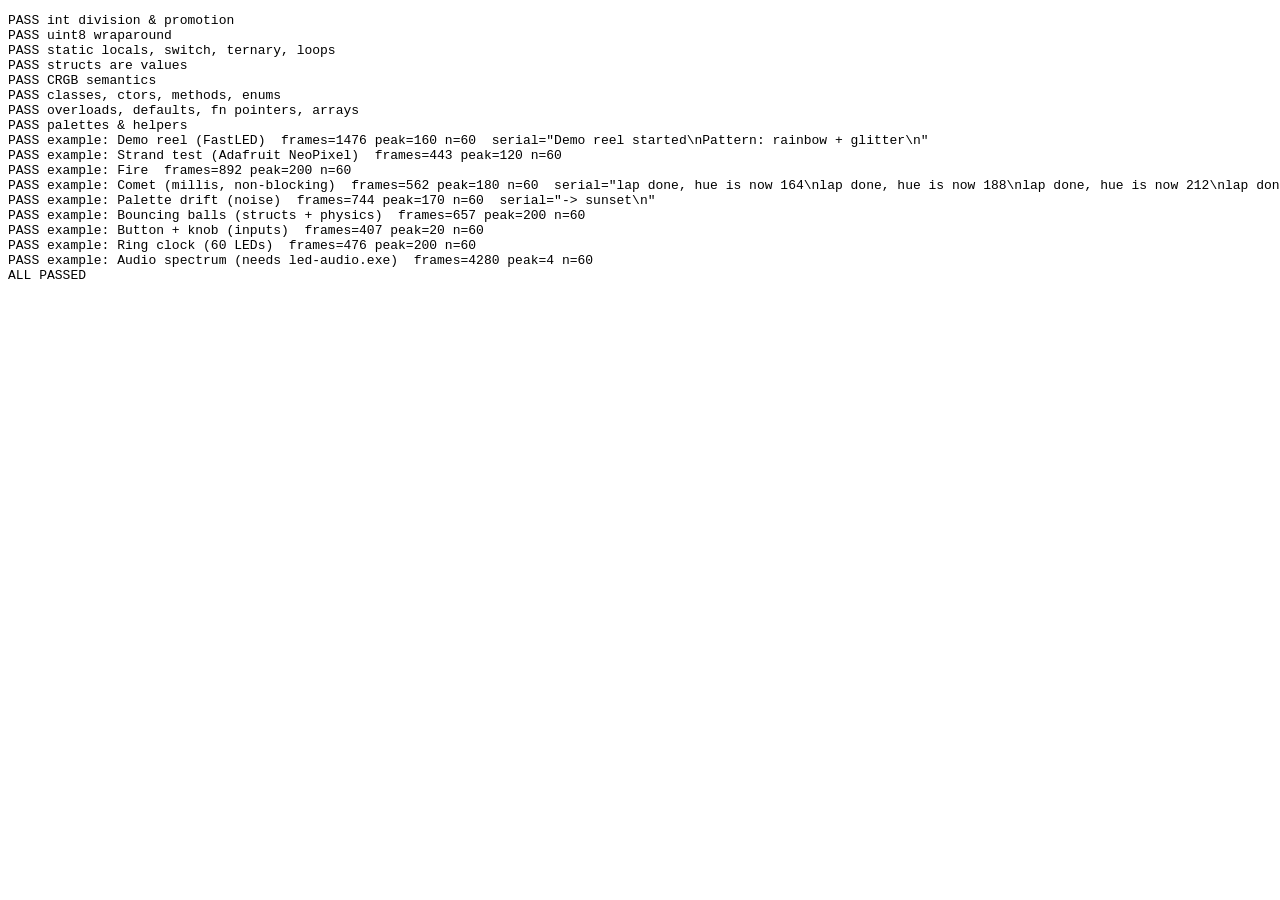
<file: led-sim/test.html>
<!doctype html>
<meta charset="utf-8">
<title>running</title>
<pre id="out">running…</pre>
<script src="transpiler.js"></script>
<script src="runtime.js"></script>
<script src="examples.js"></script>
<script>
/* Headless self-test: semantic unit sketches (expected Serial output) + every example. */
const UNIT = [
['int division & promotion', `
void setup() {
  int a = 7, b = 2;
  Serial.println(a / b);
  Serial.println(a / 2.0);
  Serial.println(5 * 255 / 60);
  Serial.println(-7 / 2);
  Serial.println(7 % 3);
  float f = a / b;
  Serial.println(f);
}`, '3\n3.50\n21\n-3\n1\n3.00\n'],
['uint8 wraparound', `
uint8_t g = 250;
void setup() {
  g += 10; Serial.println(g);
  uint8_t x = 255; x++; Serial.println(x);
  uint8_t y = 0; y--; Serial.println(y);
  uint8_t z = 200; uint8_t w = z++ + 100; Serial.println(w); Serial.println(z);
  int8_t s = 127; s++; Serial.println(s);
  uint16_t u = 65535; u += 2; Serial.println(u);
  uint8_t h = 3; Serial.println(h - 5);
  uint8_t arr[4]; arr[0] = 250; arr[0] += 10; Serial.println(arr[0]);
  uint32_t big = 4000000000; big += 500000000; Serial.println(big);
}`, '4\n0\n255\n44\n201\n-128\n1\n-2\n4\n205032704\n'],
['static locals, switch, ternary, loops', `
int counter() { static int n = 0; n += 2; return n; }
const char* name(int k) { switch (k) { case 0: return "zero"; case 1: case 2: return "low"; default: return "many"; } }
void setup() {
  counter(); counter();
  Serial.println(counter());
  for (int i = 0; i < 4; i++) { if (i == 2) continue; Serial.print(name(i)); Serial.print(i < 3 ? "," : "\\n"); }
  int k = 0; do { k += 3; } while (k < 10); Serial.println(k);
  int w = 0; while (true) { if (++w > 4) break; } Serial.println(w);
}`, '6\nzero,low,many\n12\n5\n'],
['structs are values', `
struct P { int x; float y; CRGB c; };
P a = { 1, 2.5, CRGB::Red };
void bump(P p) { p.x = 99; }
void bumpRef(P &p) { p.x = 77; }
void setup() {
  P b = a; b.x = 5; b.c.g = 200;
  Serial.println(a.x); Serial.println(b.x); Serial.println(a.c.g); Serial.println(b.c.g);
  bump(a); Serial.println(a.x);
  bumpRef(a); Serial.println(a.x);
  P arr[3]; arr[1] = a; arr[1].x = 3; Serial.println(a.x); Serial.println(arr[1].x); Serial.println(arr[1].y);
}`, '1\n5\n0\n200\n1\n77\n77\n3\n2.50\n'],
['CRGB semantics', `
CRGB leds[8];
void setup() {
  leds[0] = CRGB::Red; leds[1] = leds[0]; leds[1].g = 9;
  Serial.println(leds[0].g);
  leds[0] += CRGB(10, 250, 0); Serial.println(leds[0].r); Serial.println(leds[0].g);
  leds[2] = 0x102030; Serial.println(leds[2].b);
  leds[2] %= 128; Serial.println(leds[2].b);
  leds[3] = CHSV(0, 255, 255); Serial.println(leds[3].r);
  if (leds[4]) Serial.println("lit"); else Serial.println("dark");
  if (leds[0] == CRGB(255, 250, 0)) Serial.println("eq");
  leds[5].setRGB(300, 2, 3); Serial.println(leds[5].r);
  CRGB c = leds[2]; c.r = 200; Serial.println(leds[2].r);
  fill_solid(leds + 6, 2, CRGB::Blue); Serial.println(leds[5].b); Serial.println(leds[7].b);
  CRGB *p = &leds[6]; p[1] = CRGB::Green; Serial.println(leds[7].g);
  Serial.println(sizeof(leds) / sizeof(leds[0]));
  leds[1].r += 10; Serial.println(leds[1].r);
  leds[random8(8)] |= CHSV(10, 20, 30);
}`, '0\n255\n250\n48\n25\n255\ndark\neq\n44\n9\n3\n255\n128\n8\n9\n'],
['classes, ctors, methods, enums', `
enum Color { RED, GREEN = 5, BLUE };
enum class Mode : uint8_t { Off, On };
class Counter {
  public:
    Counter(int start, int step = 2) : value(start), step(step) {}
    void tick() { value += step; total++; }
    int get() const { return value; }
    static int total;
  private:
    int value; int step;
};
int Counter::total = 0;
class Blinker { public: Blinker(); bool state; void flip(); };
Blinker::Blinker() : state(false) {}
void Blinker::flip() { state = !state; }
Counter c1(10), c2(1, 10);
Blinker bl;
void setup() {
  c1.tick(); c2.tick(); c2.tick();
  Serial.println(c1.get()); Serial.println(c2.get()); Serial.println(Counter::total);
  Serial.println(BLUE); Serial.println((int)Mode::On);
  bl.flip(); Serial.println(bl.state);
  Mode m = Mode::On; if (m == Mode::On) Serial.println("on");
}`, '12\n21\n3\n6\n1\n1\non\n'],
['overloads, defaults, fn pointers, arrays', `
int twice(int a) { return a * 2; }
float twice(float a, float b) { return a * b * 2; }
int add(int a, int b = 10) { return a + b; }
void hello() { Serial.println("hello"); }
void bye() { delay(5); Serial.println("bye"); }
void (*fns[])() = { hello, bye };
int grid[2][3] = { {1, 2, 3}, {4, 5, 6} };
const uint8_t table[] PROGMEM = { 10, 20, 30 };
#define COUNT(a) (sizeof(a) / sizeof(a[0]))
void setup() {
  Serial.println(twice(4)); Serial.println(twice(1.5, 2.0)); Serial.println(add(1)); Serial.println(add(1, 2));
  for (uint8_t i = 0; i < COUNT(fns); i++) fns[i]();
  Serial.println(grid[1][2]); Serial.println(COUNT(table)); Serial.println(pgm_read_byte(&table[1]));
  int total = 0; for (auto v : table) total += v; Serial.println(total);
  uint8_t buf[5] = {1, 2}; Serial.println(buf[1] + buf[4]);
  long big = 100000L * 3; Serial.println(big);
  unsigned long t0 = millis(); delay(120); Serial.println(millis() - t0 >= 120 ? "waited" : "early");
  Serial.printf("%d %05.1f %s %x\\n", 42, 3.14159, "ok", 255);
  Serial.println(map(512, 0, 1023, 0, 255)); Serial.println(constrain(300, 0, 255));
  Serial.println((uint8_t)300); Serial.println(1 << 4 | 3); Serial.println(0xFF & ~0x0F);
  Serial.println('A'); Serial.println((int)'A'); Serial.println(3.14159, 3);
}`, '8\n6.00\n11\n3\nhello\nbye\n6\n3\n20\n60\n2\n300000\nwaited\n42 003.1 ok ff\n127\n255\n44\n19\n240\nA\n65\n3.142\n'],
['palettes & helpers', `
CRGB leds[16];
CRGBPalette16 pal = RainbowColors_p;
DEFINE_GRADIENT_PALETTE(bw_gp) { 0, 0, 0, 0, 255, 255, 255, 255 };
void setup() {
  CRGB c = ColorFromPalette(pal, 0); Serial.println(c.r);
  pal = CRGBPalette16(CRGB::Black, CRGB::White);
  Serial.println(pal[15].r);
  pal = bw_gp; Serial.println(pal[15].g);
  fill_rainbow(leds, 16, 0, 16); Serial.println(leds[0].r > 200 ? "red" : "no");
  fadeToBlackBy(leds, 16, 255); Serial.println(leds[0].r);
  CRGBArray<8> set; set(0, 3) = CRGB::Blue; set(4, 7).fill_solid(CRGB::Red); Serial.println(set[3].b); Serial.println(set[4].r);
  for (CRGB &px : set) px.nscale8(128);
  Serial.println(set[4].r);
  Serial.println(qadd8(200, 100)); Serial.println(qsub8(5, 10)); Serial.println(scale8(255, 128)); Serial.println(sin8(64)); Serial.println(lerp8by8(0, 100, 128));
}`, '255\n255\n255\nred\n0\n255\n255\n128\n255\n0\n128\n255\n50\n'],
];

function runSketch(code, stopAt) {
  return new Promise((resolve) => {
    const r = { serial: '', frames: 0, peak: 0, n: 0, error: null, line: 0, warn: [] };
    let js;
    try { js = LEDSim.compile(code).js; }
    catch (e) { r.error = 'COMPILE: ' + e.message; r.line = e.line || 0; resolve(r); return; }
    const host = {
      post(m) {
        if (m.type === 'serial') r.serial += m.text;
        else if (m.type === 'frame') { r.frames++; r.n = m.n; for (const v of m.buf) if (v > r.peak) r.peak = v; }
        else if (m.type === 'warn') r.warn.push(m.message);
        else if (m.type === 'error') { r.error = m.message; r.line = m.line; r.js = js; resolve(r); }
        else if (m.type === 'done') resolve(r);
      },
      onmessage: null,
    };
    try { LED_RUNTIME(host); host.onmessage({ type: 'run', code: js + '\n//# sourceURL=sketch.ino', speed: 400, stopAt }); }
    catch (e) { r.error = 'HOST: ' + e.message; resolve(r); }
    setTimeout(() => { if (!r.error) { r.error = 'TIMEOUT'; resolve(r); } }, 8000);
  });
}

(async function () {
  const lines = [];
  let fails = 0;
  for (const [name, code, expect] of UNIT) {
    const r = await runSketch(code, 400);
    const ok = !r.error && r.serial === expect;
    if (!ok) fails++;
    lines.push((ok ? 'PASS ' : 'FAIL ') + name + (r.error ? `  [${r.error} @ line ${r.line}]` : ''));
    if (!ok) {
      lines.push('  expected: ' + JSON.stringify(expect));
      lines.push('  actual:   ' + JSON.stringify(r.serial));
      if (r.js && r.line) lines.push('  js: ' + (r.js.split('\n')[r.line - 1] || '').slice(0, 600));
    }
  }
  for (const ex of LED_EXAMPLES) {
    const r = await runSketch(ex.code, 9000);
    // With no led-audio frames, the audio example only shows its dim "no link" breathing.
    const minPeak = /led-audio/.test(ex.name) ? 1 : 15;
    const ok = !r.error && r.frames > 3 && r.peak >= minPeak && r.n === 60 && !r.warn.length;
    if (!ok) fails++;
    lines.push((ok ? 'PASS ' : 'FAIL ') + 'example: ' + ex.name + `  frames=${r.frames} peak=${r.peak} n=${r.n}` +
      (r.error ? `  [${r.error} @ line ${r.line}]` : '') + (r.warn.length ? '  warn=' + r.warn.join('|') : '') + (r.serial ? '  serial=' + JSON.stringify(r.serial.slice(0, 90)) : ''));
    if (r.js && r.line) lines.push('  js: ' + (r.js.split('\n')[r.line - 1] || '').slice(0, 600));
  }
  lines.push(fails ? `${fails} FAILED` : 'ALL PASSED');
  document.getElementById('out').textContent = lines.join('\n');
  document.title = 'done';
})();
</script>
</file>
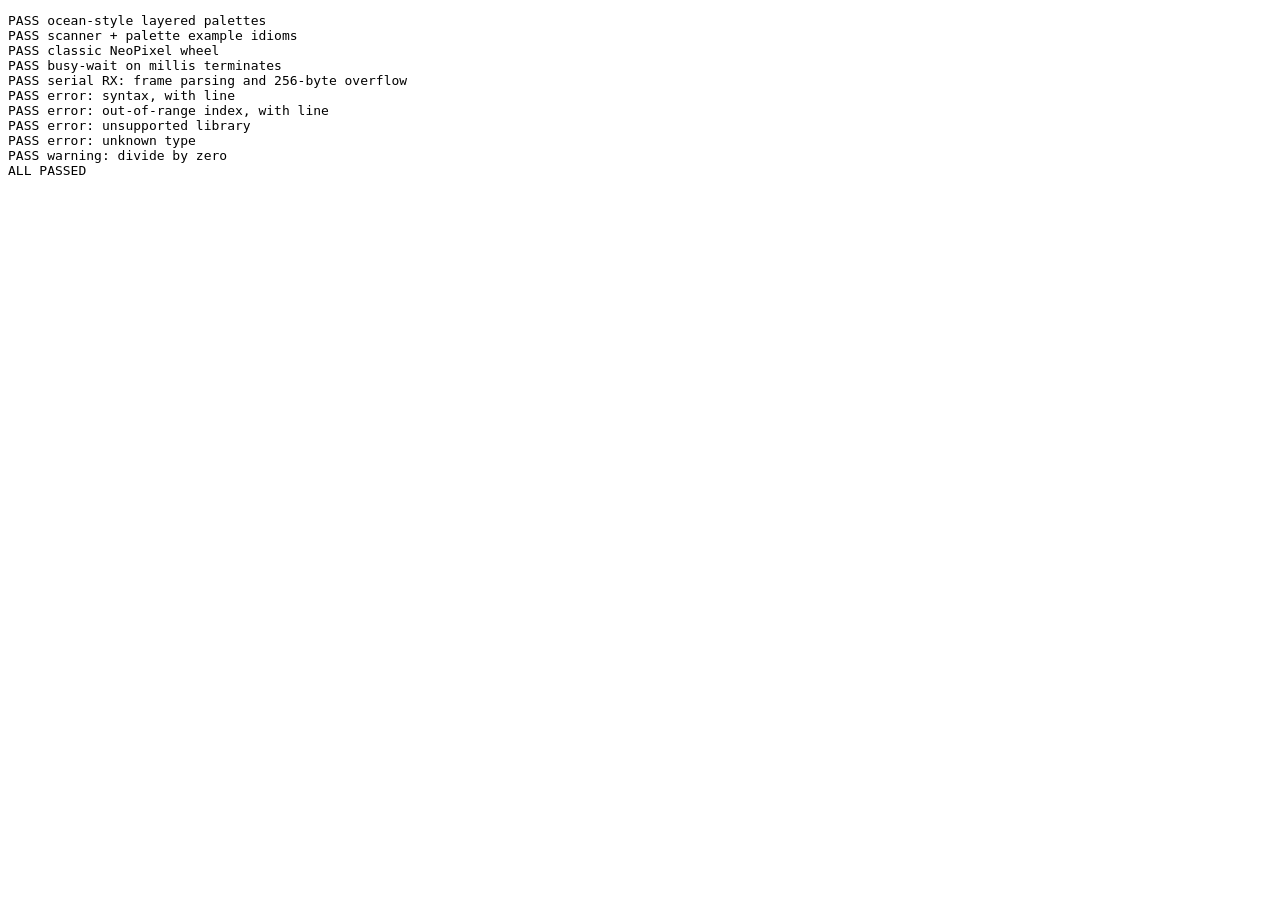
<file: led-sim/test2.html>
<!doctype html>
<meta charset="utf-8">
<title>running</title>
<pre id="out">running…</pre>
<script src="transpiler.js"></script>
<script src="runtime.js"></script>
<script>
/* Second self-test: idioms from widely used sketches, plus error reporting. */
const CASES = [
['ocean-style layered palettes', { frames: true }, `
#include <FastLED.h>
FASTLED_USING_NAMESPACE
#define DATA_PIN 5
#define NUM_LEDS 60
#define MAX_POWER_MILLIAMPS 500
#define LED_TYPE WS2812B
#define COLOR_ORDER GRB
CRGB leds[NUM_LEDS];
CRGBPalette16 pal_1 = { 0x000507, 0x000409, 0x00030B, 0x00030D, 0x000210, 0x000212, 0x000114, 0x000117,
                        0x000019, 0x00001C, 0x000026, 0x000031, 0x00003B, 0x000046, 0x14554B, 0x28AA50 };
void setup() {
  delay(30);
  FastLED.addLeds<LED_TYPE,DATA_PIN,COLOR_ORDER>(leds, NUM_LEDS).setCorrection( TypicalLEDStrip );
  FastLED.setMaxPowerInVoltsAndMilliamps( 5, MAX_POWER_MILLIAMPS);
}
void loop() {
  EVERY_N_MILLISECONDS( 20) { ocean_loop(); FastLED.show(); }
}
void ocean_loop() {
  static uint16_t sCIStart1, sCIStart2;
  static uint32_t sLastms = 0;
  uint32_t ms = GET_MILLIS();
  uint32_t deltams = ms - sLastms;
  sLastms = ms;
  uint16_t speedfactor1 = beatsin16(3, 179, 269);
  uint32_t deltams1 = (deltams * speedfactor1) / 256;
  sCIStart1 += (deltams1 * beatsin88(1011,10,13));
  sCIStart2 -= (deltams1 * beatsin88(777,8,11));
  fill_solid( leds, NUM_LEDS, CRGB( 2, 6, 10));
  one_layer( pal_1, sCIStart1, beatsin16( 3, 11 * 256, 14 * 256), beatsin8( 10, 70, 130), 0-beat16( 301) );
  one_layer( pal_1, sCIStart2, 6 * 256, beatsin8( 9, 40, 80), beat16( 503));
  whitecaps();
}
void one_layer( CRGBPalette16& p, uint16_t cistart, uint16_t wavescale, uint8_t bri, uint16_t ioff) {
  uint16_t ci = cistart;
  uint16_t waveangle = ioff;
  uint16_t wavescale_half = (wavescale / 2) + 20;
  for( uint16_t i = 0; i < NUM_LEDS; i++) {
    waveangle += 250;
    uint16_t s16 = sin16( waveangle ) + 32768;
    uint16_t cs = scale16( s16 , wavescale_half ) + wavescale_half;
    ci += cs;
    uint16_t sindex16 = sin16( ci) + 32768;
    uint8_t sindex8 = scale16( sindex16, 240);
    CRGB c = ColorFromPalette( p, sindex8, bri, LINEARBLEND);
    leds[i] += c;
  }
}
void whitecaps() {
  uint8_t basethreshold = beatsin8( 9, 55, 65);
  uint8_t wave = beat8( 7 );
  for( uint16_t i = 0; i < NUM_LEDS; i++) {
    uint8_t threshold = scale8( sin8( wave), 20) + basethreshold;
    wave += 7;
    uint8_t l = leds[i].getAverageLight();
    if( l > threshold) {
      uint8_t overage = l - threshold;
      uint8_t overage2 = qadd8( overage, overage);
      leds[i] += CRGB( overage, overage2, qadd8( overage2, overage2));
    }
    leds[i].blue = scale8( leds[i].blue,  145);
    leds[i].green= scale8( leds[i].green, 200);
    leds[i] |= CRGB( 2, 5, 7);
  }
}`],
['scanner + palette example idioms', { frames: true, serial: 'ok 3 1\n' }, `
#include <FastLED.h>
#define NUM_LEDS 60
#define UPDATES_PER_SECOND 100
CRGB leds[NUM_LEDS];
CRGBPalette16 currentPalette;
TBlendType    currentBlending;
extern CRGBPalette16 myPalette;
extern const TProgmemPalette16 myRWB_p PROGMEM;
const int ledPin = 2;
bool flags[10] = {false};
void IRAM_ATTR onButton() { }
void fadeall() { for(int i = 0; i < NUM_LEDS; i++) { leds[i].nscale8(250); } }
void setup() {
  delay( 30 );
  Serial.begin(57600);
  FastLED.addLeds<WS2811, 5, RGB>(leds, NUM_LEDS).setCorrection( TypicalLEDStrip );
  FastLED.setBrightness(  64 );
  currentPalette = RainbowColors_p;
  currentBlending = LINEARBLEND;
  attachInterrupt(digitalPinToInterrupt(4), onButton, FALLING);
  random16_add_entropy(random());
  Serial.println(String("ok ") + sizeof(CRGB) + " " + String(flags[3] ? 0 : 1));
}
void FillLEDsFromPaletteColors( uint8_t colorIndex) {
  uint8_t brightness = 255;
  for( int i = 0; i < NUM_LEDS; ++i) {
    leds[i] = ColorFromPalette( currentPalette, colorIndex, brightness, currentBlending);
    colorIndex += 3;
  }
}
void SetupPurpleAndGreenPalette() {
  CRGB purple = CHSV( HUE_PURPLE, 255, 255);
  CRGB green  = CHSV( HUE_GREEN, 255, 255);
  CRGB black  = CRGB::Black;
  currentPalette = CRGBPalette16( green,  green,  black,  black, purple, purple, black,  black,
                                  green,  green,  black,  black, purple, purple, black,  black );
}
void SetupStripedPalette() {
  fill_solid( currentPalette, 16, CRGB::Black);
  currentPalette[0] = CRGB::White;
  currentPalette[4] = CRGB::White;
  for( int i = 8; i < 16; ++i) { currentPalette[i] = CHSV( random8(), 255, random8()); }
}
void ChangePalettePeriodically() {
  uint8_t secondHand = (millis() / 250) % 60;
  static uint8_t lastSecond = 99;
  if( lastSecond != secondHand) {
    lastSecond = secondHand;
    if( secondHand ==  0)  { currentPalette = RainbowColors_p;       currentBlending = LINEARBLEND; }
    if( secondHand ==  2)  { currentPalette = RainbowStripeColors_p; currentBlending = NOBLEND;  }
    if( secondHand ==  4)  { SetupPurpleAndGreenPalette();           currentBlending = LINEARBLEND; }
    if( secondHand ==  6)  { SetupStripedPalette();                  currentBlending = NOBLEND; }
    if( secondHand ==  8)  { currentPalette = myRWB_p;               currentBlending = LINEARBLEND; }
  }
}
void scan() {
  static uint8_t hue = 0;
  for(int i = 0; i < NUM_LEDS; i++) { leds[i] = CHSV(hue++, 255, 255); FastLED.show(); fadeall(); delay(2); }
  for(int i = (NUM_LEDS)-1; i >= 0; i--) { leds[i] = CHSV(hue++, 255, 255); FastLED.show(); fadeall(); delay(2); }
  memmove(&leds[1], &leds[0], (NUM_LEDS - 1) * sizeof(CRGB));
}
void loop() {
  ChangePalettePeriodically();
  static uint8_t startIndex = 0;
  startIndex = startIndex + 1;
  FillLEDsFromPaletteColors( startIndex);
  FastLED.show();
  FastLED.delay(1000 / UPDATES_PER_SECOND);
  EVERY_N_SECONDS(2) { scan(); }
}
const TProgmemPalette16 myRWB_p PROGMEM = {
  CRGB::Red, CRGB::Gray, CRGB::Blue, CRGB::Black, CRGB::Red, CRGB::Gray, CRGB::Blue, CRGB::Black,
  CRGB::Red, CRGB::Red, CRGB::Gray, CRGB::Gray, CRGB::Blue, CRGB::Blue, CRGB::Black, CRGB::Black };`],
['classic NeoPixel wheel', { frames: true }, `
#include <Adafruit_NeoPixel.h>
#ifdef __AVR__
  #include <avr/power.h>
#endif
#define PIN 6
#define NUMPIXELS 60
Adafruit_NeoPixel strip = Adafruit_NeoPixel(NUMPIXELS, PIN, NEO_GRB + NEO_KHZ800);
void setup() {
  #if defined (__AVR_ATtiny85__)
    if (F_CPU == 16000000) clock_prescale_set(clock_div_1);
  #endif
  strip.begin();
  strip.setBrightness(50);
  strip.show();
}
void loop() {
  rainbowCycle(1);
  for (int i = 0; i < NUMPIXELS; i++) { strip.setPixelColor(i, strip.Color(0, 150, 0)); strip.show(); delay(1); }
}
void rainbowCycle(uint8_t wait) {
  uint16_t i, j;
  for(j=0; j<256*2; j++) {
    for(i=0; i< strip.numPixels(); i++) {
      strip.setPixelColor(i, Wheel(((i * 256 / strip.numPixels()) + j) & 255));
    }
    strip.show();
    delay(wait);
  }
}
uint32_t Wheel(byte WheelPos) {
  WheelPos = 255 - WheelPos;
  if(WheelPos < 85) { return strip.Color(255 - WheelPos * 3, 0, WheelPos * 3); }
  if(WheelPos < 170) { WheelPos -= 85; return strip.Color(0, WheelPos * 3, 255 - WheelPos * 3); }
  WheelPos -= 170;
  return strip.Color(WheelPos * 3, 255 - WheelPos * 3, 0);
}`],
['busy-wait on millis terminates', { serial: 'done 50\n' }, `
void setup() {
  unsigned long t0 = millis();
  while (millis() - t0 < 50) { }
  Serial.print("done "); Serial.println(millis() - t0);
}
void loop() { delay(100); }`],
['serial RX: frame parsing and 256-byte overflow', { serial: 'n=300 avail=256 first=255 sum=32895 peek=-1\n', rx: Array.from({ length: 300 }, (_, i) => i < 256 ? (i === 0 ? 255 : i) : 7) }, `
void setup() {
  Serial.begin(115200);
  delay(50);
  int n = Serial.available();
  int first = Serial.read();
  long sum = first;
  while (Serial.available()) sum += Serial.read();
  Serial.print("n=300 avail="); Serial.print(n);
  Serial.print(" first="); Serial.print(first);
  Serial.print(" sum="); Serial.print(sum);
  Serial.print(" peek="); Serial.println(Serial.peek());
}
void loop() { delay(100); }`],
['error: syntax, with line', { error: /expected ';'/, line: 4 }, `
void setup() {
  int x = 5
  x++;
}
void loop() {}`],
['error: out-of-range index, with line', { error: /out of range|past the end/, line: 5 }, `
#include <FastLED.h>
CRGB leds[10];
void setup() { FastLED.addLeds<WS2812B, 5, GRB>(leds, 10); }
void loop() { for (int i = 0; i <= 10; i++) { leds[i] = CRGB::Red; }
  FastLED.show(); delay(10); }`],
['error: unsupported library', { error: /WiFi.*not available/, line: 3 }, `
#include <WiFi.h>
void setup() { WiFi.begin("ssid", "pw"); }
void loop() {}`],
['error: unknown type', { error: /unknown type 'hw_timer_t'/, line: 2 }, `
hw_timer_t *timer = NULL;
void setup() {}
void loop() {}`],
['warning: divide by zero', { warn: /division by zero/ }, `
int zero = 0;
void setup() { int x = 10 / zero; Serial.println(x); }
void loop() { delay(50); }`],
];

function runSketch(code, stopAt, rx) {
  return new Promise((resolve) => {
    const r = { serial: '', frames: 0, peak: 0, error: null, line: 0, warn: [] };
    let js;
    try { js = LEDSim.compile(code).js; }
    catch (e) { r.error = e.message; r.line = e.line || 0; r.compile = true; resolve(r); return; }
    const host = {
      post(m) {
        if (m.type === 'serial') r.serial += m.text;
        else if (m.type === 'frame') { r.frames++; for (const v of m.buf) if (v > r.peak) r.peak = v; }
        else if (m.type === 'warn') r.warn.push(m.message);
        else if (m.type === 'error') { r.error = m.message; r.line = m.line; r.js = js; resolve(r); }
        else if (m.type === 'done') resolve(r);
      },
      onmessage: null,
    };
    LED_RUNTIME(host);
    if (rx) host.onmessage({ type: 'rx', bytes: rx });
    host.onmessage({ type: 'run', code: js + '\n//# sourceURL=sketch.ino', speed: 400, stopAt });
    setTimeout(() => { if (!r.error) { r.error = 'TIMEOUT'; resolve(r); } }, 8000);
  });
}
(async function () {
  const lines = [];
  let fails = 0;
  for (const [name, want, code] of CASES) {
    const r = await runSketch(code, 5000, want.rx);
    let ok = true, why = '';
    if (want.error) { ok = !!r.error && want.error.test(r.error) && r.line === want.line; why = `error=${JSON.stringify(r.error)} line=${r.line}`; }
    else {
      if (r.error) { ok = false; why = `[${r.error} @ line ${r.line}]`; }
      if (want.frames && !(r.frames > 3 && r.peak > 15)) { ok = false; why += ` frames=${r.frames} peak=${r.peak}`; }
      if (want.serial !== undefined && r.serial !== want.serial) { ok = false; why += ` serial=${JSON.stringify(r.serial)}`; }
      if (want.warn && !r.warn.some(w => want.warn.test(w))) { ok = false; why += ` warn=${JSON.stringify(r.warn)}`; }
    }
    if (!ok) fails++;
    lines.push((ok ? 'PASS ' : 'FAIL ') + name + (ok ? '' : '  ' + why));
    if (!ok && r.js && r.line) lines.push('  js: ' + (r.js.split('\n')[r.line - 1] || '').slice(0, 500));
  }
  lines.push(fails ? `${fails} FAILED` : 'ALL PASSED');
  document.getElementById('out').textContent = lines.join('\n');
  document.title = 'done';
})();
</script>
</file>
